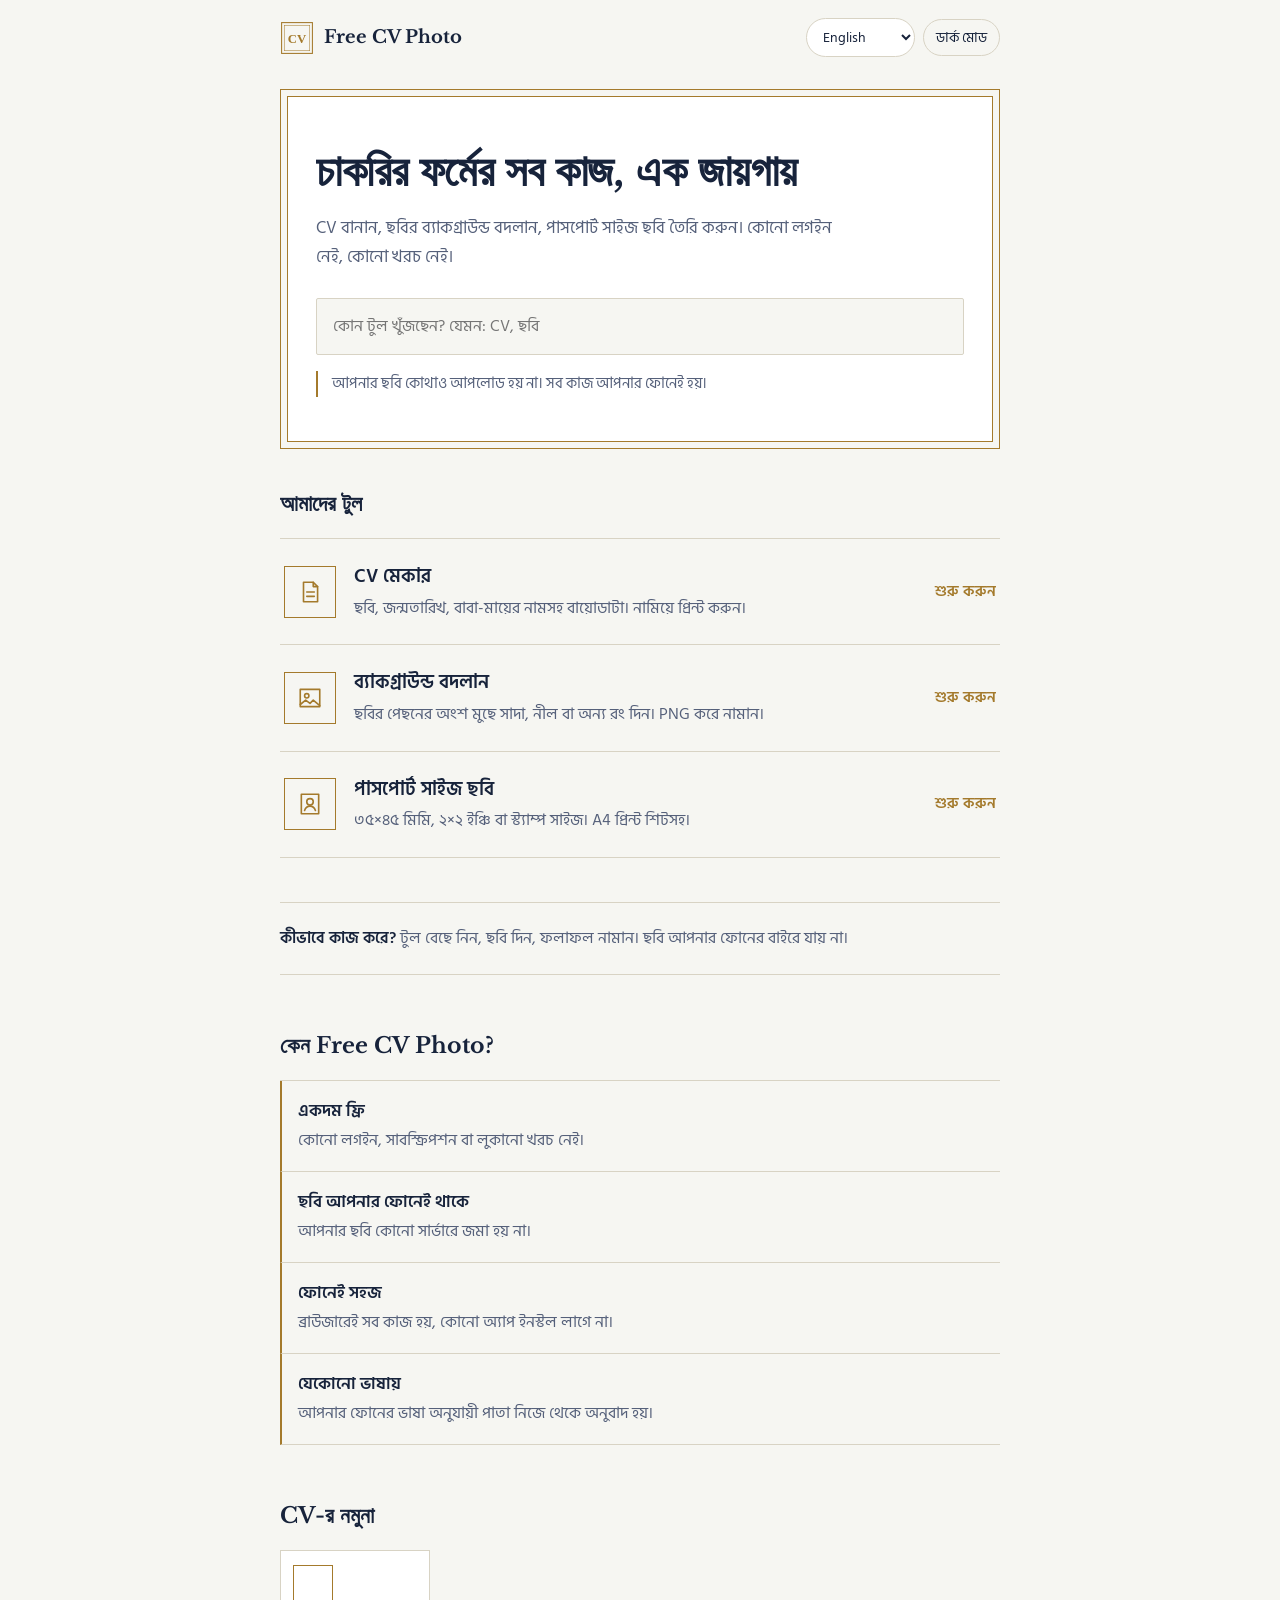
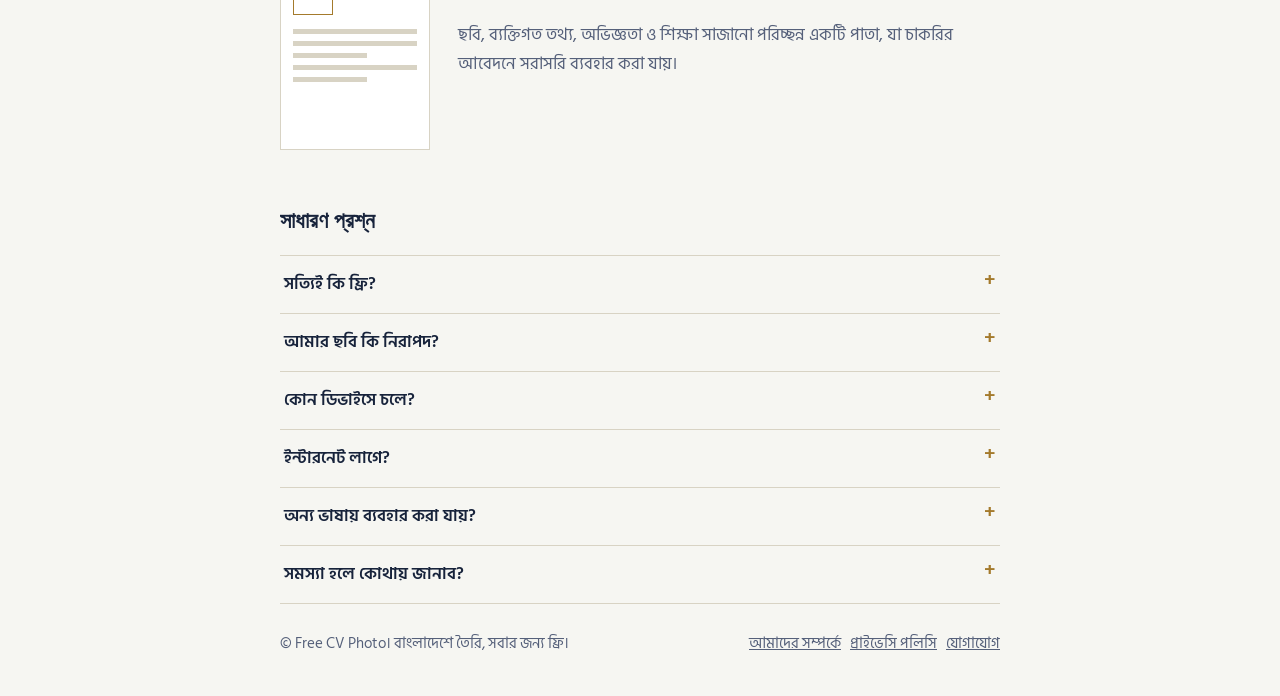
<file: index.html>
<!DOCTYPE html>
<html lang="bn">
<head>
<meta charset="utf-8">
<meta name="viewport" content="width=device-width, initial-scale=1">
<title>Free CV Photo – ফ্রি CV, ব্যাকগ্রাউন্ড রিমুভ ও পাসপোর্ট সাইজ ছবি</title>
<meta name="description" content="বিনামূল্যে CV বানান, ছবির ব্যাকগ্রাউন্ড বদলান এবং পাসপোর্ট সাইজ ছবি তৈরি করুন। আপনার ছবি কোথাও আপলোড হয় না।">
<meta name="theme-color" content="#17233B">
<link rel="icon" href="data:image/svg+xml,%3Csvg xmlns='http://www.w3.org/2000/svg' viewBox='0 0 64 64'%3E%3Crect width='64' height='64' fill='%2317233B'/%3E%3Crect x='4' y='4' width='56' height='56' fill='none' stroke='%23D4A84F' stroke-width='2'/%3E%3Ctext x='32' y='42' font-family='Georgia,serif' font-size='28' font-weight='700' text-anchor='middle' fill='%23D4A84F'%3ECV%3C/text%3E%3C/svg%3E">
<link rel="canonical" href="https://freecvphoto.github.io/">
<meta property="og:type" content="website">
<meta property="og:title" content="Free CV Photo – ফ্রি CV, ব্যাকগ্রাউন্ড রিমুভ ও পাসপোর্ট সাইজ ছবি">
<meta property="og:description" content="বিনামূল্যে CV বানান, ছবির ব্যাকগ্রাউন্ড বদলান এবং পাসপোর্ট সাইজ ছবি তৈরি করুন।">
<meta property="og:url" content="https://freecvphoto.github.io/">
<script type="application/ld+json">{"@context":"https://schema.org","@graph":[{"@type":"WebSite","name":"Free CV Photo","url":"https://freecvphoto.github.io/","inLanguage":"bn"},{"@type":"FAQPage","mainEntity":[{"@type":"Question","name":"সত্যিই কি ফ্রি?","acceptedAnswer":{"@type":"Answer","text":"হ্যাঁ। কোনো লগইন বা টাকা লাগে না।"}},{"@type":"Question","name":"আমার ছবি কি নিরাপদ?","acceptedAnswer":{"@type":"Answer","text":"ছবি আপনার ফোনের ব্রাউজারেই প্রক্রিয়া হয়, কোনো সার্ভারে সংরক্ষণ হয় না।"}},{"@type":"Question","name":"কোন ডিভাইসে চলে?","acceptedAnswer":{"@type":"Answer","text":"ফোন, ট্যাবলেট ও কম্পিউটারের যেকোনো আধুনিক ব্রাউজারে।"}}]}]}</script>
<link rel="preconnect" href="https://fonts.googleapis.com">
<link rel="preconnect" href="https://fonts.gstatic.com" crossorigin>
<link href="https://fonts.googleapis.com/css2?family=Hind+Siliguri:wght@400;500;600&family=Libre+Baskerville:wght@400;700&display=swap" rel="stylesheet">
<style>
:root{--bg:#F6F6F2;--surface:#FFFFFF;--ink:#17233B;--muted:#55607A;--gold:#A47A2C;--line:#D8D3C4}
:root[data-theme="dark"]{--bg:#0F1626;--surface:#16203A;--ink:#EDE9DF;--muted:#A9B2C7;--gold:#D4A84F;--line:#2D3A5C}
@media (prefers-color-scheme:dark){:root:not([data-theme="light"]){--bg:#0F1626;--surface:#16203A;--ink:#EDE9DF;--muted:#A9B2C7;--gold:#D4A84F;--line:#2D3A5C}}
*{box-sizing:border-box}
html{scroll-behavior:smooth}
body{margin:0;background:var(--bg);color:var(--ink);font-family:"Hind Siliguri",system-ui,sans-serif;font-size:17px;line-height:1.7}
.wrap{max-width:760px;margin:0 auto;padding:0 20px}
header{display:flex;justify-content:space-between;align-items:center;gap:10px;padding:18px 0}
.brand{font-family:"Libre Baskerville",Georgia,serif;font-weight:700;font-size:18px;color:var(--ink);text-decoration:none}
.ctl{display:flex;gap:8px;align-items:center}
.theme{background:var(--bg);border:1px solid var(--line);color:var(--ink);font:inherit;font-size:14px;padding:6px 12px;border-radius:999px;cursor:pointer}
.theme:hover{border-color:var(--gold)}
.hero{margin:14px 0 36px;padding:6px;border:1px solid var(--gold)}
.hero-in{border:1px solid var(--gold);padding:44px 28px;background:var(--surface)}
h1{font-family:"Libre Baskerville",Georgia,serif;font-weight:700;font-size:clamp(28px,6.5vw,44px);line-height:1.35;margin:0 0 14px;letter-spacing:-.01em}
.sub{color:var(--muted);margin:0 0 26px;max-width:520px}
.search{width:100%;font:inherit;font-size:16px;padding:14px 16px;border:1px solid var(--line);background:var(--bg);color:var(--ink);border-radius:2px}
.search:focus,.theme:focus-visible{outline:2px solid var(--gold);outline-offset:1px}
.trust{margin:16px 0 0;font-size:15px;color:var(--muted);padding-left:14px;border-left:2px solid var(--gold)}
h2{font-family:"Libre Baskerville",Georgia,serif;font-size:22px;margin:0 0 6px}
.tools{list-style:none;margin:16px 0 0;padding:0;border-top:1px solid var(--line)}
.tool{border-bottom:1px solid var(--line)}
.tool a{display:flex;gap:18px;align-items:center;padding:22px 4px;color:inherit;text-decoration:none}
.tool a:hover .name,.tool a:focus-visible .name{color:var(--gold)}
.tool a:focus-visible{outline:2px solid var(--gold);outline-offset:2px}
.ico{flex:none;width:52px;height:52px;border:1px solid var(--gold);display:grid;place-items:center;color:var(--gold)}
.ico svg{width:26px;height:26px}
.name{font-weight:600;font-size:19px;transition:color .15s}
.desc{color:var(--muted);font-size:15.5px;line-height:1.55}
.go{margin-left:auto;flex:none;font-size:15px;color:var(--gold);font-weight:600;white-space:nowrap}
.empty{display:none;padding:22px 4px;color:var(--muted);border-bottom:1px solid var(--line)}
.how{margin:44px 0 0;padding:22px 0;border-top:1px solid var(--line);border-bottom:1px solid var(--line);color:var(--muted);font-size:16px}
.how b{color:var(--ink);font-weight:600}
footer{padding:28px 0 40px;font-size:14.5px;color:var(--muted);display:flex;flex-wrap:wrap;gap:8px 22px;justify-content:space-between}
footer a{color:var(--muted)}
footer a:hover{color:var(--gold)}
.brand{display:flex;align-items:center;gap:10px}
.logo{width:34px;height:34px;flex:none;color:var(--gold)}
.skip{position:absolute;left:-999px}.skip:focus{left:12px;top:8px;background:var(--surface);color:var(--ink);padding:6px 10px;z-index:99}
.sec{margin:52px 0 0}
.why{list-style:none;margin:16px 0 0;padding:0;border-top:1px solid var(--line)}
.why li{padding:16px 0 16px 16px;border-bottom:1px solid var(--line);border-left:2px solid var(--gold)}
.why b{display:block;font-weight:600}
.why span{color:var(--muted);font-size:15.5px}
.sample{display:flex;gap:28px;align-items:center;margin-top:16px}
.sample p{margin:0;color:var(--muted)}
.cv{flex:none;width:150px;aspect-ratio:3/4;background:var(--surface);border:1px solid var(--line);padding:14px 12px}
.cvh{display:flex;gap:8px;margin-bottom:14px}
.ph{width:40px;height:50px;border:1px solid var(--gold);flex:none}
.cv i{display:block;height:5px;background:var(--line);margin:0 0 7px}
.cv .s{width:60%}
.cvh i{background:var(--gold);opacity:.6}
.faq{margin-top:16px;border-top:1px solid var(--line)}
details{border-bottom:1px solid var(--line);padding:14px 4px}
summary{cursor:pointer;font-weight:600;list-style:none;display:flex;justify-content:space-between;gap:12px}
summary::-webkit-details-marker{display:none}
summary::after{content:"+";color:var(--gold);font-size:20px;line-height:1}
details[open] summary::after{content:"\2013"}
summary:focus-visible{outline:2px solid var(--gold);outline-offset:2px}
details p{margin:10px 0 0;color:var(--muted);font-size:16px}
@media (max-width:520px){.go{display:none}.hero-in{padding:32px 20px}.sample{flex-direction:column;align-items:flex-start}}
@media (prefers-reduced-motion:reduce){*{transition:none!important;scroll-behavior:auto!important}}
</style>
</head>
<body>
<a class="skip" href="#main">মূল অংশে যান</a>
<div class="wrap">
  <header>
    <a class="brand notranslate" href="index.html"><svg class="logo" viewBox="0 0 64 64" aria-hidden="true"><rect x="3" y="3" width="58" height="58" fill="none" stroke="currentColor" stroke-width="2"/><rect x="8" y="8" width="48" height="48" fill="none" stroke="currentColor" stroke-width="1"/><text x="32" y="41" font-family="Georgia,serif" font-size="24" font-weight="700" text-anchor="middle" fill="currentColor">CV</text></svg>Free CV Photo</a>
    <div class="ctl">
      <span id="lang-slot"></span>
      <button class="theme" id="theme" type="button">ডার্ক মোড</button>
    </div>
  </header>

  <main id="main">
    <section class="hero">
      <div class="hero-in">
        <h1>চাকরির ফর্মের সব কাজ, এক জায়গায়</h1>
        <p class="sub">CV বানান, ছবির ব্যাকগ্রাউন্ড বদলান, পাসপোর্ট সাইজ ছবি তৈরি করুন। কোনো লগইন নেই, কোনো খরচ নেই।</p>
        <input class="search" id="q" type="search" placeholder="কোন টুল খুঁজছেন? যেমন: CV, ছবি" autocomplete="off">
        <p class="trust">আপনার ছবি কোথাও আপলোড হয় না। সব কাজ আপনার ফোনেই হয়।</p>
      </div>
    </section>

    <section aria-labelledby="t">
      <h2 id="t">আমাদের টুল</h2>
      <ul class="tools">
        <li class="tool" data-k="cv biodata resume সিভি বায়োডাটা জীবনবৃত্তান্ত">
          <a href="cv.html">
            <span class="ico"><svg viewBox="0 0 24 24" fill="none" stroke="currentColor" stroke-width="1.5" stroke-linecap="round" stroke-linejoin="round"><path d="M6 3h9l4 4v14H6z"/><path d="M15 3v4h4M9 12h7M9 16h7"/></svg></span>
            <span><span class="name">CV মেকার</span><br><span class="desc">ছবি, জন্মতারিখ, বাবা-মায়ের নামসহ বায়োডাটা। নামিয়ে প্রিন্ট করুন।</span></span>
            <span class="go">শুরু করুন</span>
          </a>
        </li>
        <li class="tool" data-k="background remove color rong ব্যাকগ্রাউন্ড রিমুভ ছবি রং">
          <a href="bg.html">
            <span class="ico"><svg viewBox="0 0 24 24" fill="none" stroke="currentColor" stroke-width="1.5" stroke-linecap="round" stroke-linejoin="round"><rect x="3" y="4" width="18" height="16"/><circle cx="9" cy="10" r="2"/><path d="M3 18l5-4 4 3 3-3 6 5"/></svg></span>
            <span><span class="name">ব্যাকগ্রাউন্ড বদলান</span><br><span class="desc">ছবির পেছনের অংশ মুছে সাদা, নীল বা অন্য রং দিন। PNG করে নামান।</span></span>
            <span class="go">শুরু করুন</span>
          </a>
        </li>
        <li class="tool" data-k="passport size photo stamp পাসপোর্ট সাইজ ছবি">
          <a href="passport.html">
            <span class="ico"><svg viewBox="0 0 24 24" fill="none" stroke="currentColor" stroke-width="1.5" stroke-linecap="round" stroke-linejoin="round"><rect x="4" y="3" width="16" height="18"/><circle cx="12" cy="10" r="3"/><path d="M7 18c1-3 3-4 5-4s4 1 5 4"/></svg></span>
            <span><span class="name">পাসপোর্ট সাইজ ছবি</span><br><span class="desc">৩৫×৪৫ মিমি, ২×২ ইঞ্চি বা স্ট্যাম্প সাইজ। A4 প্রিন্ট শিটসহ।</span></span>
            <span class="go">শুরু করুন</span>
          </a>
        </li>
        <li class="empty" id="empty">এই নামে কোনো টুল পাওয়া যায়নি। অন্য শব্দ দিয়ে খুঁজুন।</li>
      </ul>
    </section>

    <p class="how"><b>কীভাবে কাজ করে?</b> টুল বেছে নিন, ছবি দিন, ফলাফল নামান। ছবি আপনার ফোনের বাইরে যায় না।</p>

    <section class="sec" aria-labelledby="w">
      <h2 id="w">কেন Free CV Photo?</h2>
      <ul class="why">
        <li><b>একদম ফ্রি</b><span>কোনো লগইন, সাবস্ক্রিপশন বা লুকানো খরচ নেই।</span></li>
        <li><b>ছবি আপনার ফোনেই থাকে</b><span>আপনার ছবি কোনো সার্ভারে জমা হয় না।</span></li>
        <li><b>ফোনেই সহজ</b><span>ব্রাউজারেই সব কাজ হয়, কোনো অ্যাপ ইনস্টল লাগে না।</span></li>
        <li><b>যেকোনো ভাষায়</b><span>আপনার ফোনের ভাষা অনুযায়ী পাতা নিজে থেকে অনুবাদ হয়।</span></li>
      </ul>
    </section>

    <section class="sec" aria-labelledby="s">
      <h2 id="s">CV-র নমুনা</h2>
      <div class="sample">
        <div class="cv" aria-hidden="true"><div class="cvh"><span class="ph"></span><span><i></i><i class="s"></i></span></div><i></i><i></i><i class="s"></i><i></i><i class="s"></i></div>
        <p>ছবি, ব্যক্তিগত তথ্য, অভিজ্ঞতা ও শিক্ষা সাজানো পরিচ্ছন্ন একটি পাতা, যা চাকরির আবেদনে সরাসরি ব্যবহার করা যায়।</p>
      </div>
    </section>

    <section class="sec" aria-labelledby="f">
      <h2 id="f">সাধারণ প্রশ্ন</h2>
      <div class="faq">
        <details><summary>সত্যিই কি ফ্রি?</summary><p>হ্যাঁ। কোনো লগইন বা টাকা লাগে না।</p></details>
        <details><summary>আমার ছবি কি নিরাপদ?</summary><p>ছবি আপনার ফোনের ব্রাউজারেই প্রক্রিয়া হয়, কোনো সার্ভারে সংরক্ষণ হয় না।</p></details>
        <details><summary>কোন ডিভাইসে চলে?</summary><p>ফোন, ট্যাবলেট ও কম্পিউটারের যেকোনো আধুনিক ব্রাউজারে।</p></details>
        <details><summary>ইন্টারনেট লাগে?</summary><p>সাইট খুলতে লাগে। ব্যাকগ্রাউন্ড ও পাসপোর্ট টুল প্রথমবার খুললে AI মডেল নামাতে এক-দুই মিনিট লাগতে পারে।</p></details>
        <details><summary>অন্য ভাষায় ব্যবহার করা যায়?</summary><p>হ্যাঁ। ওপরের ভাষা বক্স থেকে বদলাতে পারেন। অনুবাদ স্বয়ংক্রিয়, তাই কিছু শব্দ নিখুঁত নাও হতে পারে।</p></details>
        <details><summary>সমস্যা হলে কোথায় জানাব?</summary><p>যোগাযোগ পাতার ফর্মে আপনার সমস্যা লিখে জানান।</p></details>
      </div>
    </section>
  </main>

  <footer>
    <span>© Free CV Photo। বাংলাদেশে তৈরি, সবার জন্য ফ্রি।</span>
    <span><a href="about.html">আমাদের সম্পর্কে</a> &nbsp; <a href="privacy.html">প্রাইভেসি পলিসি</a> &nbsp; <a href="contact.html">যোগাযোগ</a></span>
  </footer>
</div>

<script>
(function(){
  var root=document.documentElement,btn=document.getElementById('theme');
  function dark(){var t=root.getAttribute('data-theme');return t?t==='dark':window.matchMedia('(prefers-color-scheme:dark)').matches}
  function label(){btn.textContent=dark()?'লাইট মোড':'ডার্ক মোড'}
  try{var s=localStorage.getItem('theme');if(s)root.setAttribute('data-theme',s)}catch(e){}
  label();
  btn.addEventListener('click',function(){
    var n=dark()?'light':'dark';root.setAttribute('data-theme',n);
    try{localStorage.setItem('theme',n)}catch(e){}label();
  });
  var q=document.getElementById('q'),items=document.querySelectorAll('.tool'),empty=document.getElementById('empty');
  q.addEventListener('input',function(){
    var v=q.value.trim().toLowerCase(),shown=0;
    items.forEach(function(li){
      var hit=!v||li.getAttribute('data-k').toLowerCase().indexOf(v)>-1;
      li.style.display=hit?'':'none';if(hit)shown++;
    });
    empty.style.display=shown?'none':'block';
  });
})();
</script>
<script src="lang.js"></script>
</body>
</html>
</file>
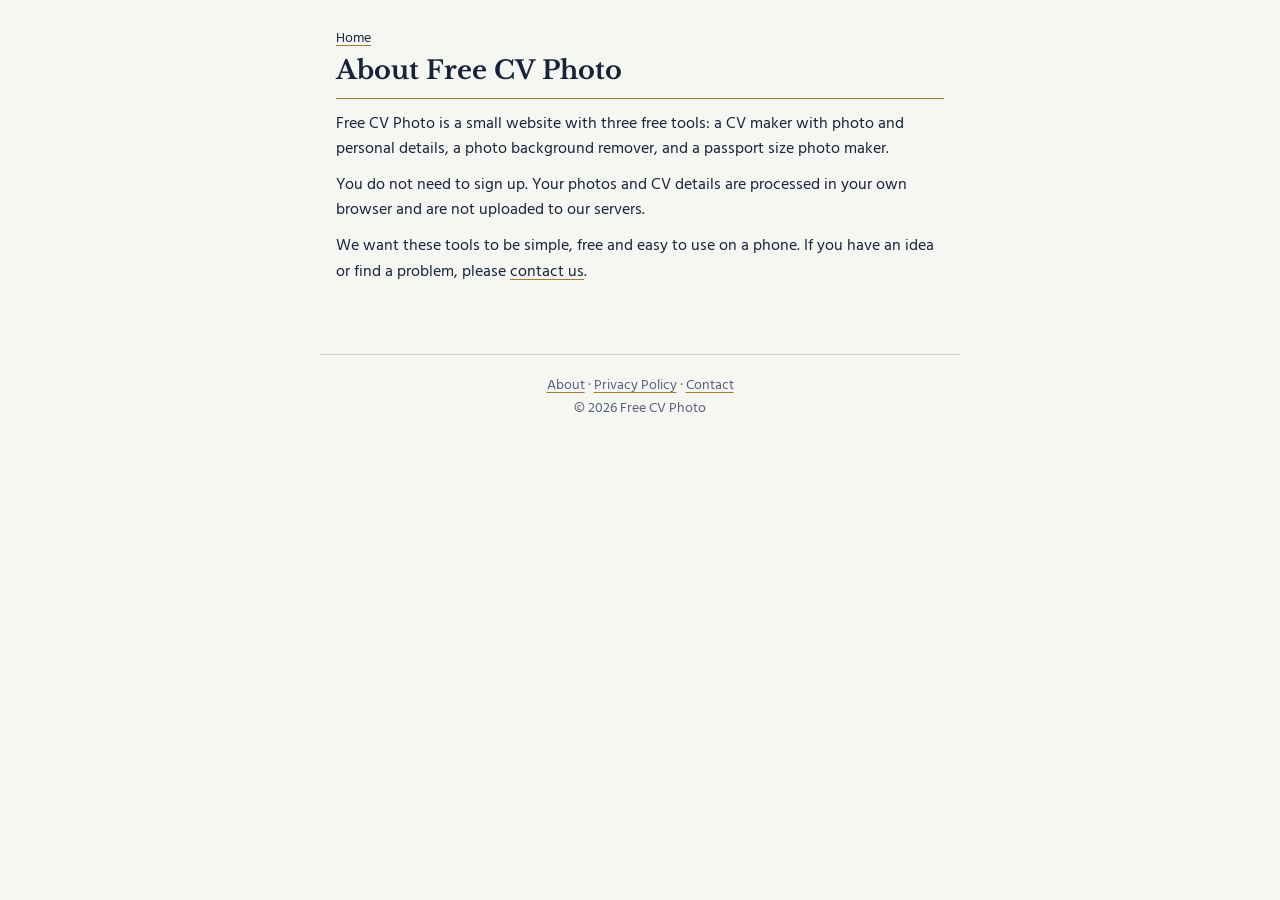
<file: about.html>
<!DOCTYPE html>
<html lang="en">
<head>
<meta charset="utf-8">
<meta name="viewport" content="width=device-width, initial-scale=1">
<title>About - Free CV Photo</title>
<meta name="description" content="About Free CV Photo: free CV maker, photo background remover and passport size photo maker.">
<link rel="stylesheet" href="style.css">
</head>
<body>
<main>
  <p class="hint"><a href="index.html">Home</a></p>
  <h1>About Free CV Photo</h1>
  <p>Free CV Photo is a small website with three free tools: a CV maker with photo and personal details, a photo background remover, and a passport size photo maker.</p>
  <p>You do not need to sign up. Your photos and CV details are processed in your own browser and are not uploaded to our servers.</p>
  <p>We want these tools to be simple, free and easy to use on a phone. If you have an idea or find a problem, please <a href="contact.html">contact us</a>.</p>
</main>
<footer><a href="about.html">About</a> · <a href="privacy.html">Privacy Policy</a> · <a href="contact.html">Contact</a><br>© 2026 Free CV Photo</footer>
</body>
</html>
</file>
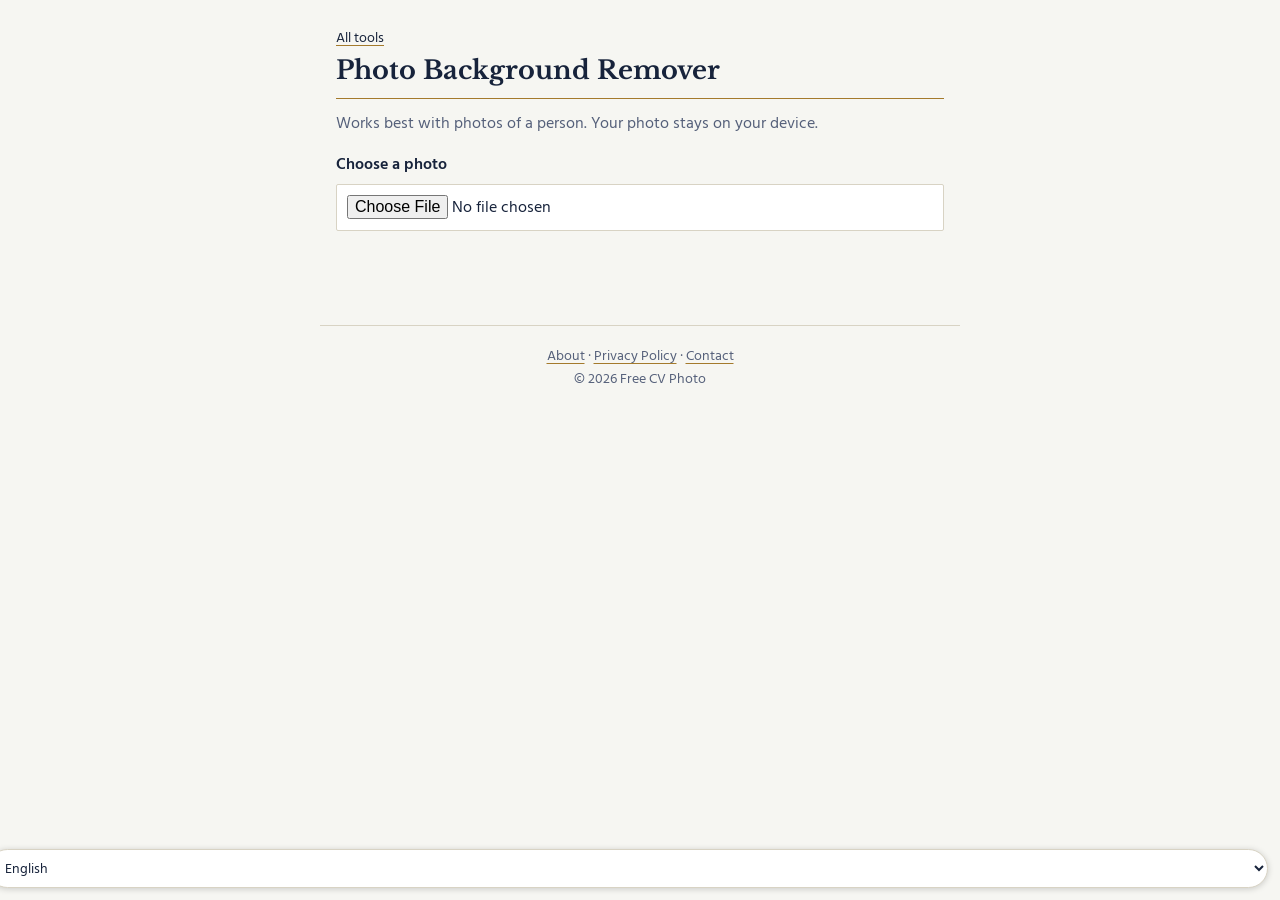
<file: bg.html>
<!DOCTYPE html>
<html lang="en">
<head>
<meta charset="utf-8">
<meta name="viewport" content="width=device-width, initial-scale=1">
<title>Free Photo Background Remover</title>
<meta name="description" content="Remove the background from a photo for free and add a new color. Your photo stays on your device.">
<link rel="stylesheet" href="style.css">
<link rel="canonical" href="https://freecvphoto.github.io/bg.html">
</head>
<body>
<main>
  <p class="hint"><a href="index.html">All tools</a></p>
  <h1>Photo Background Remover</h1>
  <p class="sub">Works best with photos of a person. Your photo stays on your device.</p>
  <label for="f">Choose a photo</label>
  <input id="f" type="file" accept="image/*">
  <p id="msg" role="status"></p>
  <div id="ctl" hidden>
    <label>Background</label>
    <div class="sw" id="sw"></div>
    <div class="prev"><canvas id="cv"></canvas></div>
    <div id="edit"></div>
    <button class="main" id="dl" type="button">Download PNG</button>
  </div>
</main>
<footer class="noprint"><a href="about.html">About</a> · <a href="privacy.html">Privacy Policy</a> · <a href="contact.html">Contact</a><br>© 2026 Free CV Photo</footer>
<script src="seg.js"></script>
<script src="feedback.js"></script>
<script src="editor.js"></script>
<script>
const $=s=>document.querySelector(s),cv=$('#cv'),msg=$('#msg');
let person=null,color=null;
function draw(){
  if(!person)return;
  const o=withBg(person,color);cv.width=o.width;cv.height=o.height;
  cv.getContext('2d').drawImage(o,0,0);cv.className=color?'':'chk';
}
swatches($('#sw'),[['Transparent',null],['White','#ffffff'],['Blue','#4a90d9'],['Red','#c62828'],['Green','#2e7d32'],['Gray','#9aa5b1']],c=>{color=c;draw()});
const ed=setupEditor({panel:$('#edit'),canvas:cv,person:()=>person,orig:()=>cutout.orig,map:(x,y)=>({x:x,y:y,k:1}),redraw:draw});
$('#f').onchange=async e=>{
  const f=e.target.files[0];if(!f)return;
  $('#ctl').hidden=true;msg.textContent='Working... the first time can take a minute.';
  try{
    person=await cutout(await loadImage(f));ed.load();draw();
    $('#ctl').hidden=false;msg.textContent='Done. Pick a background color.';
  }catch(err){console.error(err);msg.textContent='Something went wrong. Check your internet and try a JPG or PNG photo.'}
};
$('#dl').onclick=()=>{save(cv,'photo.png','image/png');askFeedback()};
</script>
<script src="lang.js"></script>
</body>
</html>
</file>
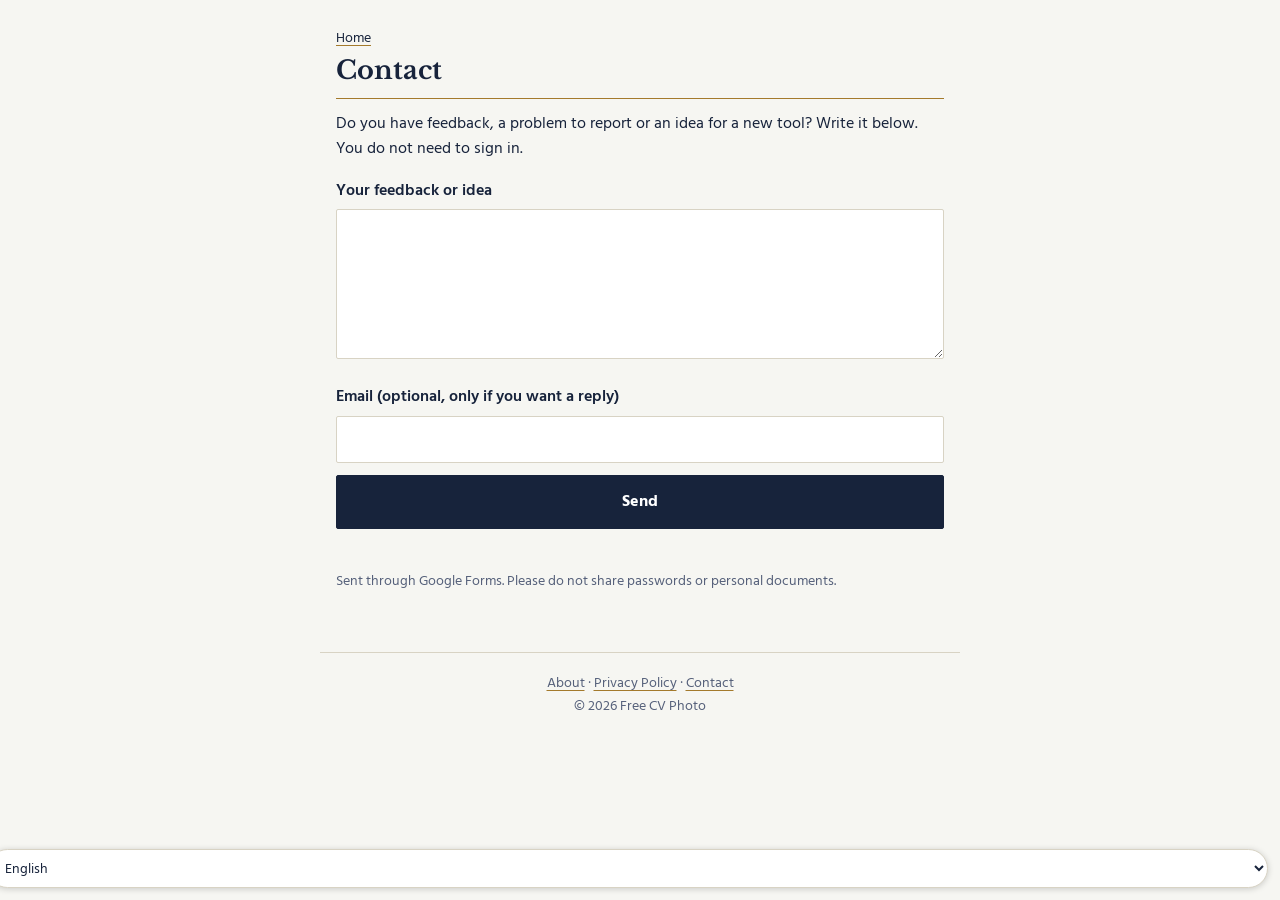
<file: contact.html>
<!DOCTYPE html>
<html lang="en">
<head>
<meta charset="utf-8">
<meta name="viewport" content="width=device-width, initial-scale=1">
<title>Contact - Free CV Photo</title>
<meta name="description" content="Contact Free CV Photo.">
<link rel="stylesheet" href="style.css">
<link rel="canonical" href="https://freecvphoto.github.io/contact.html">
</head>
<body>
<main>
  <p class="hint"><a href="index.html">Home</a></p>
  <h1>Contact</h1>
  <p>Do you have feedback, a problem to report or an idea for a new tool? Write it below. You do not need to sign in.</p>
  <label for="ct">Your feedback or idea</label>
  <textarea id="ct" rows="5"></textarea>
  <label for="ce">Email (optional, only if you want a reply)</label>
  <input id="ce" type="email" autocomplete="email">
  <button class="main" id="cs" type="button">Send</button>
  <p id="msg" role="status"></p>
  <p class="hint">Sent through Google Forms. Please do not share passwords or personal documents.</p>
</main>
<footer><a href="about.html">About</a> · <a href="privacy.html">Privacy Policy</a> · <a href="contact.html">Contact</a><br>© 2026 Free CV Photo</footer>
<script src="feedback.js"></script>
<script>
const $=id=>document.getElementById(id);
$("cs").onclick=()=>{
  const t=$("ct").value.trim(),m=$("msg"),b=$("cs");
  if(!t){m.textContent="Please write your feedback first.";return}
  b.disabled=true;
  sendFeedback(t,$("ce").value.trim())
    .then(()=>{m.textContent="Thank you! Your feedback was sent.";$("ct").value="";b.disabled=false})
    .catch(()=>{m.textContent="Sorry, could not send. Please try again later.";b.disabled=false});
};
</script>
<script src="lang.js"></script>
</body>
</html>
</file>
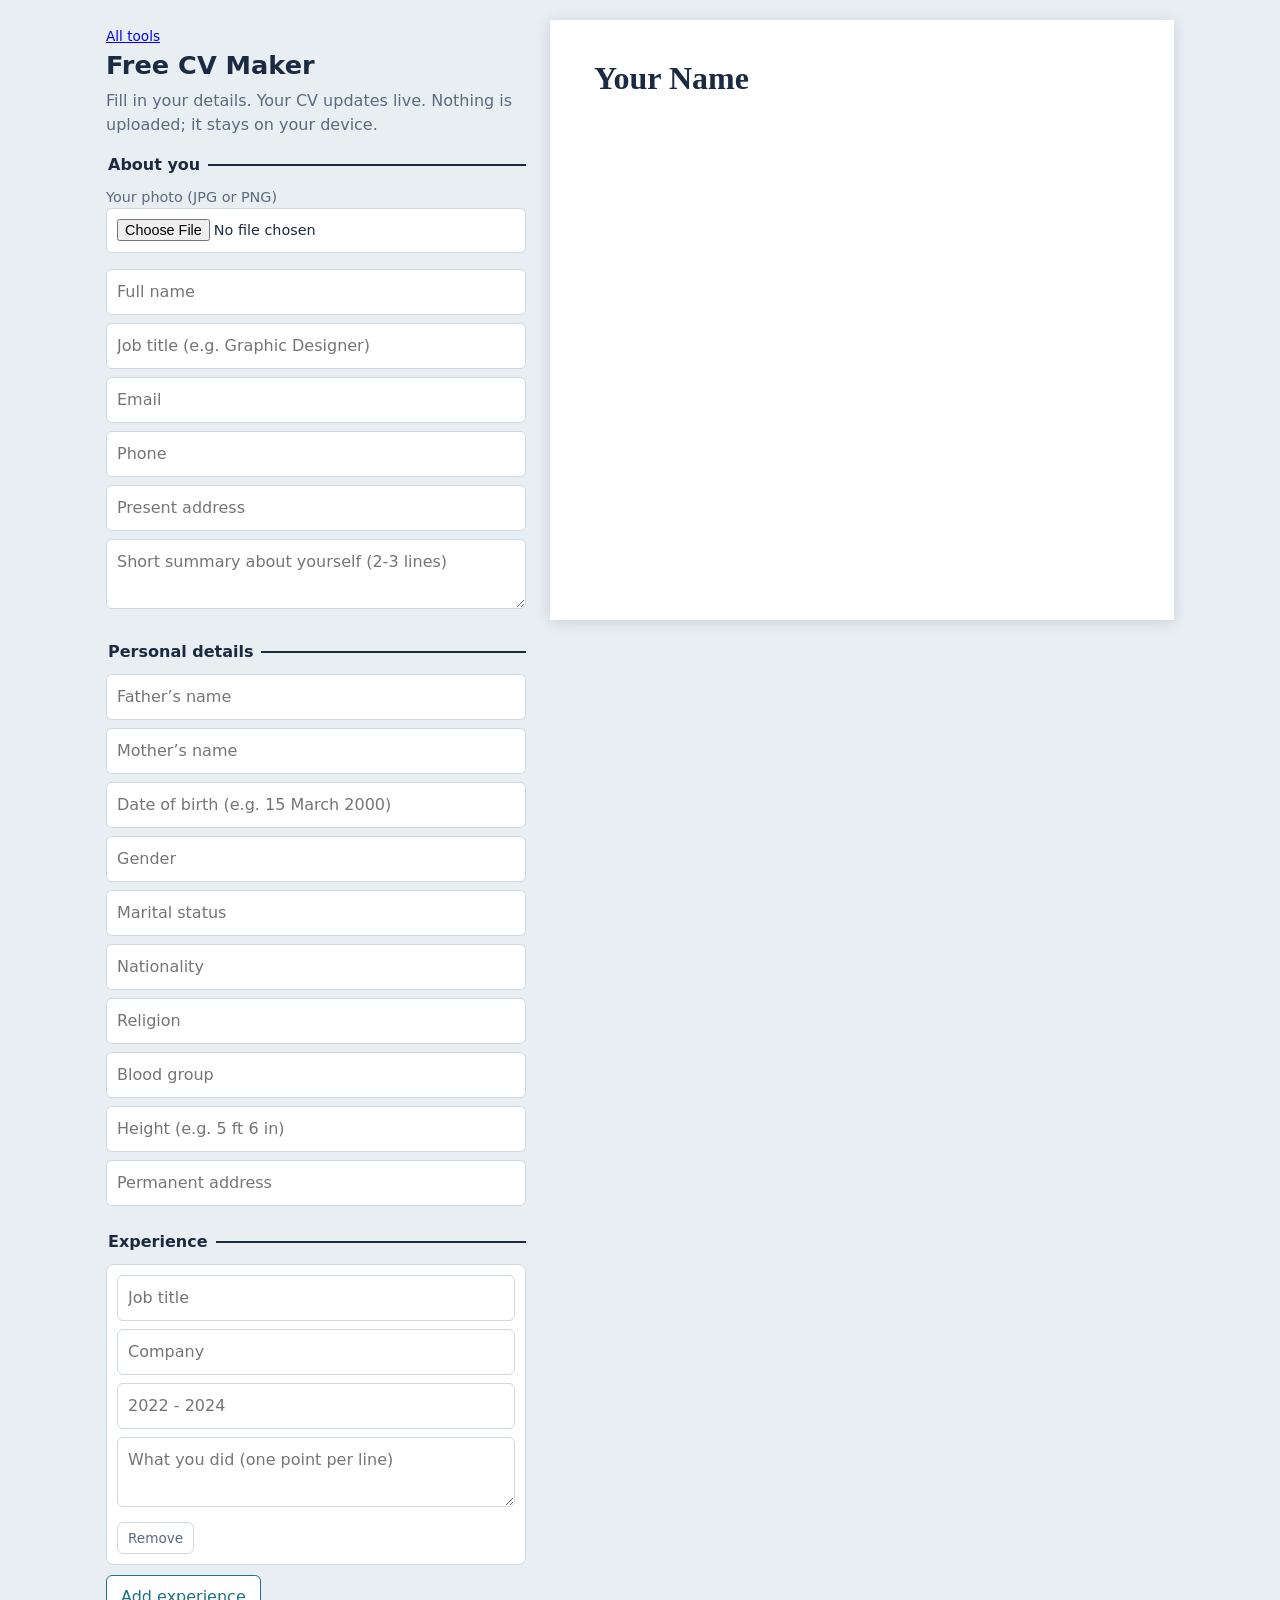
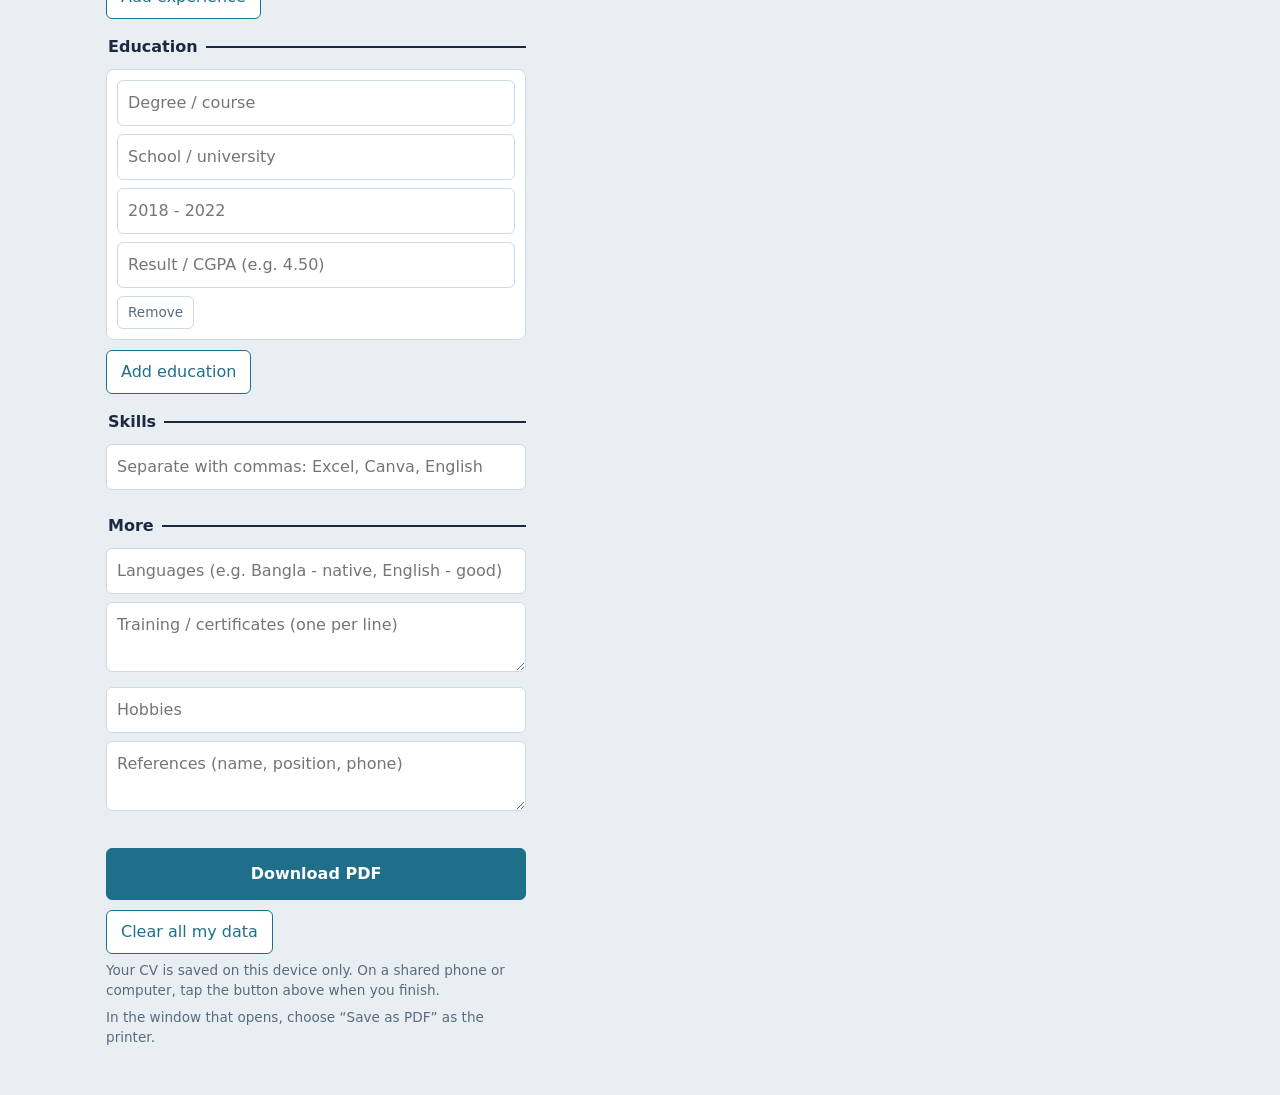
<file: cv (1).html>
<!DOCTYPE html>
<html lang="en">
<head>
<meta charset="utf-8">
<meta name="viewport" content="width=device-width, initial-scale=1">
<title>Free CV Maker</title>
<style>
:root{--bg:#e9eef3;--ink:#1b2a41;--mut:#5b6b7f;--ac:#1f6f8b;--line:#cfd9e3}
*{box-sizing:border-box}
body{margin:0;background:var(--bg);color:var(--ink);font:16px/1.5 system-ui,-apple-system,"Segoe UI",sans-serif}
.wrap{max-width:1100px;margin:0 auto;padding:20px 16px 48px;display:grid;gap:24px;grid-template-columns:1fr}
@media(min-width:900px){.wrap{grid-template-columns:420px 1fr;align-items:start}.form{position:sticky;top:16px}}
h1.t{font-size:1.6rem;margin:0 0 4px}
.sub{color:var(--mut);margin:0 0 16px}
fieldset{border:0;border-top:2px solid var(--ink);margin:0 0 16px;padding:10px 0 0}
legend{font-weight:700;padding-right:8px}
input,textarea{width:100%;font:inherit;padding:10px;margin:0 0 8px;border:1px solid var(--line);border-radius:6px;background:#fff;color:var(--ink)}
textarea{min-height:70px;resize:vertical}
input:focus,textarea:focus,button:focus-visible{outline:3px solid var(--ac);outline-offset:1px}
.grp{background:#fff;border:1px solid var(--line);border-radius:8px;padding:10px;margin-bottom:10px}
button{font:inherit;cursor:pointer;border-radius:6px;padding:9px 14px;border:1px solid var(--ac);background:#fff;color:var(--ac)}
button.main{background:var(--ac);color:#fff;font-weight:700;width:100%;padding:13px;margin-top:6px}
button.del{border-color:var(--line);color:var(--mut);padding:5px 10px;font-size:.85rem}
.hint{font-size:.85rem;color:var(--mut);margin:6px 0 0}
#cv{background:#fff;padding:40px 44px;min-height:600px;box-shadow:0 2px 14px rgba(27,42,65,.15);font-family:Georgia,"Times New Roman",serif;font-size:14px;line-height:1.5;overflow-wrap:anywhere}
#cv h1{font-size:2rem;margin:0;line-height:1.15}
#cv .role{margin:2px 0 0;font-size:1.1rem;color:var(--ac)}
#cv .contact{margin:6px 0 0;color:var(--mut);font-size:.9rem}
#cv h2{font-size:1rem;margin:20px 0 8px;padding-bottom:3px;border-bottom:1.5px solid var(--ac);color:var(--ac)}
#cv p{margin:0 0 4px;white-space:pre-line}
.row{display:flex;justify-content:space-between;gap:12px}
.item{margin-bottom:10px}
.sub2{font-style:italic;color:var(--mut)}
#cv .head{display:flex;justify-content:space-between;align-items:flex-start;gap:16px}
#cv img.ph{width:110px;height:138px;object-fit:cover;border:1px solid var(--line);flex:none}
#cv table{border-collapse:collapse;width:100%}
#cv td{padding:2px 0;vertical-align:top}
#cv td:first-child{width:150px;color:var(--mut)}
label.up{display:block;font-size:.9rem;color:var(--mut);margin-bottom:8px}
@page{size:A4;margin:12mm}
@media print{body{background:#fff}.wrap{display:block;padding:0}.noprint{display:none}#cv{box-shadow:none;padding:0;min-height:0}}
</style>
</head>
<body>
<div class="wrap">
  <div class="form noprint">
    <p class="hint"><a href="index.html">All tools</a></p>
    <h1 class="t">Free CV Maker</h1>
    <p class="sub">Fill in your details. Your CV updates live. Nothing is uploaded; it stays on your device.</p>
    <fieldset><legend>About you</legend>
      <label class="up">Your photo (JPG or PNG)<input type="file" accept="image/jpeg,image/png,image/webp,image/*" id="photo"></label>
      <p class="hint" id="pmsg"></p>
      <input data-k="name" placeholder="Full name" autocomplete="name">
      <input data-k="title" placeholder="Job title (e.g. Graphic Designer)">
      <input data-k="email" placeholder="Email" type="email" autocomplete="email">
      <input data-k="phone" placeholder="Phone" type="tel" autocomplete="tel">
      <input data-k="addr" placeholder="Present address">
      <textarea data-k="sum" placeholder="Short summary about yourself (2-3 lines)"></textarea>
    </fieldset>
    <fieldset><legend>Personal details</legend>
      <input data-k="father" placeholder="Father’s name">
      <input data-k="mother" placeholder="Mother’s name">
      <input data-k="dob" placeholder="Date of birth (e.g. 15 March 2000)">
      <input data-k="gender" placeholder="Gender">
      <input data-k="marital" placeholder="Marital status">
      <input data-k="nationality" placeholder="Nationality">
      <input data-k="religion" placeholder="Religion">
      <input data-k="blood" placeholder="Blood group">
      <input data-k="height" placeholder="Height (e.g. 5 ft 6 in)">
      <input data-k="paddr" placeholder="Permanent address">
    </fieldset>
    <fieldset><legend>Experience</legend><div id="exp"></div><button type="button" data-add="exp">Add experience</button></fieldset>
    <fieldset><legend>Education</legend><div id="edu"></div><button type="button" data-add="edu">Add education</button></fieldset>
    <fieldset><legend>Skills</legend>
      <input data-k="skills" placeholder="Separate with commas: Excel, Canva, English">
    </fieldset>
    <fieldset><legend>More</legend>
      <input data-k="lang" placeholder="Languages (e.g. Bangla - native, English - good)">
      <textarea data-k="train" placeholder="Training / certificates (one per line)"></textarea>
      <input data-k="hobby" placeholder="Hobbies">
      <textarea data-k="ref" placeholder="References (name, position, phone)"></textarea>
    </fieldset>
    <button class="main" type="button" id="pdf">Download PDF</button>
    <button type="button" id="clr" style="margin-top:10px">Clear all my data</button>
    <p class="hint">Your CV is saved on this device only. On a shared phone or computer, tap the button above when you finish.</p>
    <p class="hint">In the window that opens, choose “Save as PDF” as the printer.</p>
  </div>
  <div id="cv" aria-live="polite"></div>
</div>
<script>
const $=s=>document.querySelector(s);
const S={name:'',title:'',email:'',phone:'',addr:'',sum:'',skills:'',photo:'',exp:[{}],edu:[{}]};
const PD=[['father','Father’s name'],['mother','Mother’s name'],['dob','Date of birth'],['gender','Gender'],['marital','Marital status'],['nationality','Nationality'],['religion','Religion'],['blood','Blood group'],['height','Height'],['paddr','Permanent address']];
try{const sv=JSON.parse(localStorage.getItem('cv')||'null');if(sv)Object.assign(S,sv)}catch(e){}
const F={
  exp:[['role','Job title'],['company','Company'],['period','2022 - 2024'],['desc','What you did (one point per line)',1]],
  edu:[['degree','Degree / course'],['school','School / university'],['period','2018 - 2022'],['result','Result / CGPA (e.g. 4.50)']]
};
function el(t,c,x){const e=document.createElement(t);if(c)e.className=c;if(x)e.textContent=x;return e}
function group(key){
  const box=$('#'+key);box.innerHTML='';
  S[key].forEach((it,i)=>{
    const g=el('div','grp');
    F[key].forEach(([k,ph,ta])=>{
      const f=el(ta?'textarea':'input');f.placeholder=ph;f.value=it[k]||'';
      f.oninput=()=>{it[k]=f.value;render()};g.append(f);
    });
    const d=el('button','del','Remove');d.type='button';
    d.onclick=()=>{S[key].splice(i,1);group(key);render()};
    g.append(d);box.append(g);
  });
}
function item(a,b,per,desc){
  const d=el('div','item'),r=el('div','row');
  r.append(el('strong','',a||''),el('span','',per||''));d.append(r);
  if(b)d.append(el('p','sub2',b));
  if(desc)d.append(el('p','',desc));
  return d;
}
function render(){
  const p=$('#cv');p.innerHTML='';
  try{localStorage.setItem('cv',JSON.stringify(S))}catch(e){}
  function sec(t,k){if(!k.length)return;p.append(el('h2','',t));k.forEach(n=>p.append(n))}
  const h=el('div','head'),l=el('div');
  l.append(el('h1','',S.name||'Your Name'));
  if(S.title)l.append(el('p','role',S.title));
  const c=[S.email,S.phone,S.addr].filter(Boolean).join('  |  ');
  if(c)l.append(el('p','contact',c));
  h.append(l);
  if(S.photo){const im=el('img','ph');im.src=S.photo;im.alt='Your photo';h.append(im)}
  p.append(h);
  sec('Summary',S.sum?[el('p','',S.sum)]:[]);
  const rows=PD.filter(([k])=>S[k]);
  if(rows.length){const t=el('table');rows.forEach(([k,lb])=>{const r=el('tr');r.append(el('td','',lb),el('td','',S[k]));t.append(r)});sec('Personal details',[t])}
  sec('Experience',S.exp.filter(x=>x.role||x.company).map(x=>item(x.role,x.company,x.period,x.desc)));
  sec('Education',S.edu.filter(x=>x.degree||x.school).map(x=>item(x.degree,x.school,x.period,x.result?'Result: '+x.result:'')));
  const sk=S.skills.split(',').map(s=>s.trim()).filter(Boolean);
  sec('Skills',sk.length?[el('p','',sk.join(', '))]:[]);
  [['Languages','lang'],['Training','train'],['Hobbies','hobby'],['References','ref']].forEach(([t,k])=>sec(t,S[k]?[el('p','',S[k])]:[]));
}
document.querySelectorAll('[data-k]').forEach(f=>{f.value=S[f.dataset.k]||'';f.oninput=()=>{S[f.dataset.k]=f.value;render()}});
document.querySelectorAll('[data-add]').forEach(b=>b.onclick=()=>{S[b.dataset.add].push({});group(b.dataset.add)});
$('#pdf').onclick=()=>{document.title=(S.name||'CV')+' - CV';window.print()};
$('#photo').onchange=e=>{
  const f=e.target.files[0];if(!f)return;
  const r=new FileReader();
  r.onload=()=>{const i=new Image();
    i.onload=()=>{const w=300,h=375,c=document.createElement('canvas');c.width=w;c.height=h;
      const x=c.getContext('2d'),s=Math.max(w/i.width,h/i.height),dw=i.width*s,dh=i.height*s;
      x.drawImage(i,(w-dw)/2,(h-dh)/2,dw,dh);S.photo=c.toDataURL('image/jpeg',.9);render();
      $('#pmsg').textContent='Photo added.'};
    i.onerror=()=>{$('#pmsg').textContent='This photo format is not supported. Please use a JPG or PNG photo.'};
    i.src=r.result};
  r.onerror=()=>{$('#pmsg').textContent='Could not read the file. Try another photo.'};
  $('#pmsg').textContent='Loading photo...';
  r.readAsDataURL(f);
};
$('#clr').onclick=()=>{if(confirm('Delete everything you typed on this device?')){try{localStorage.removeItem('cv')}catch(e){}location.reload()}};
group('exp');group('edu');render();
</script>
</body>
</html>
</file>
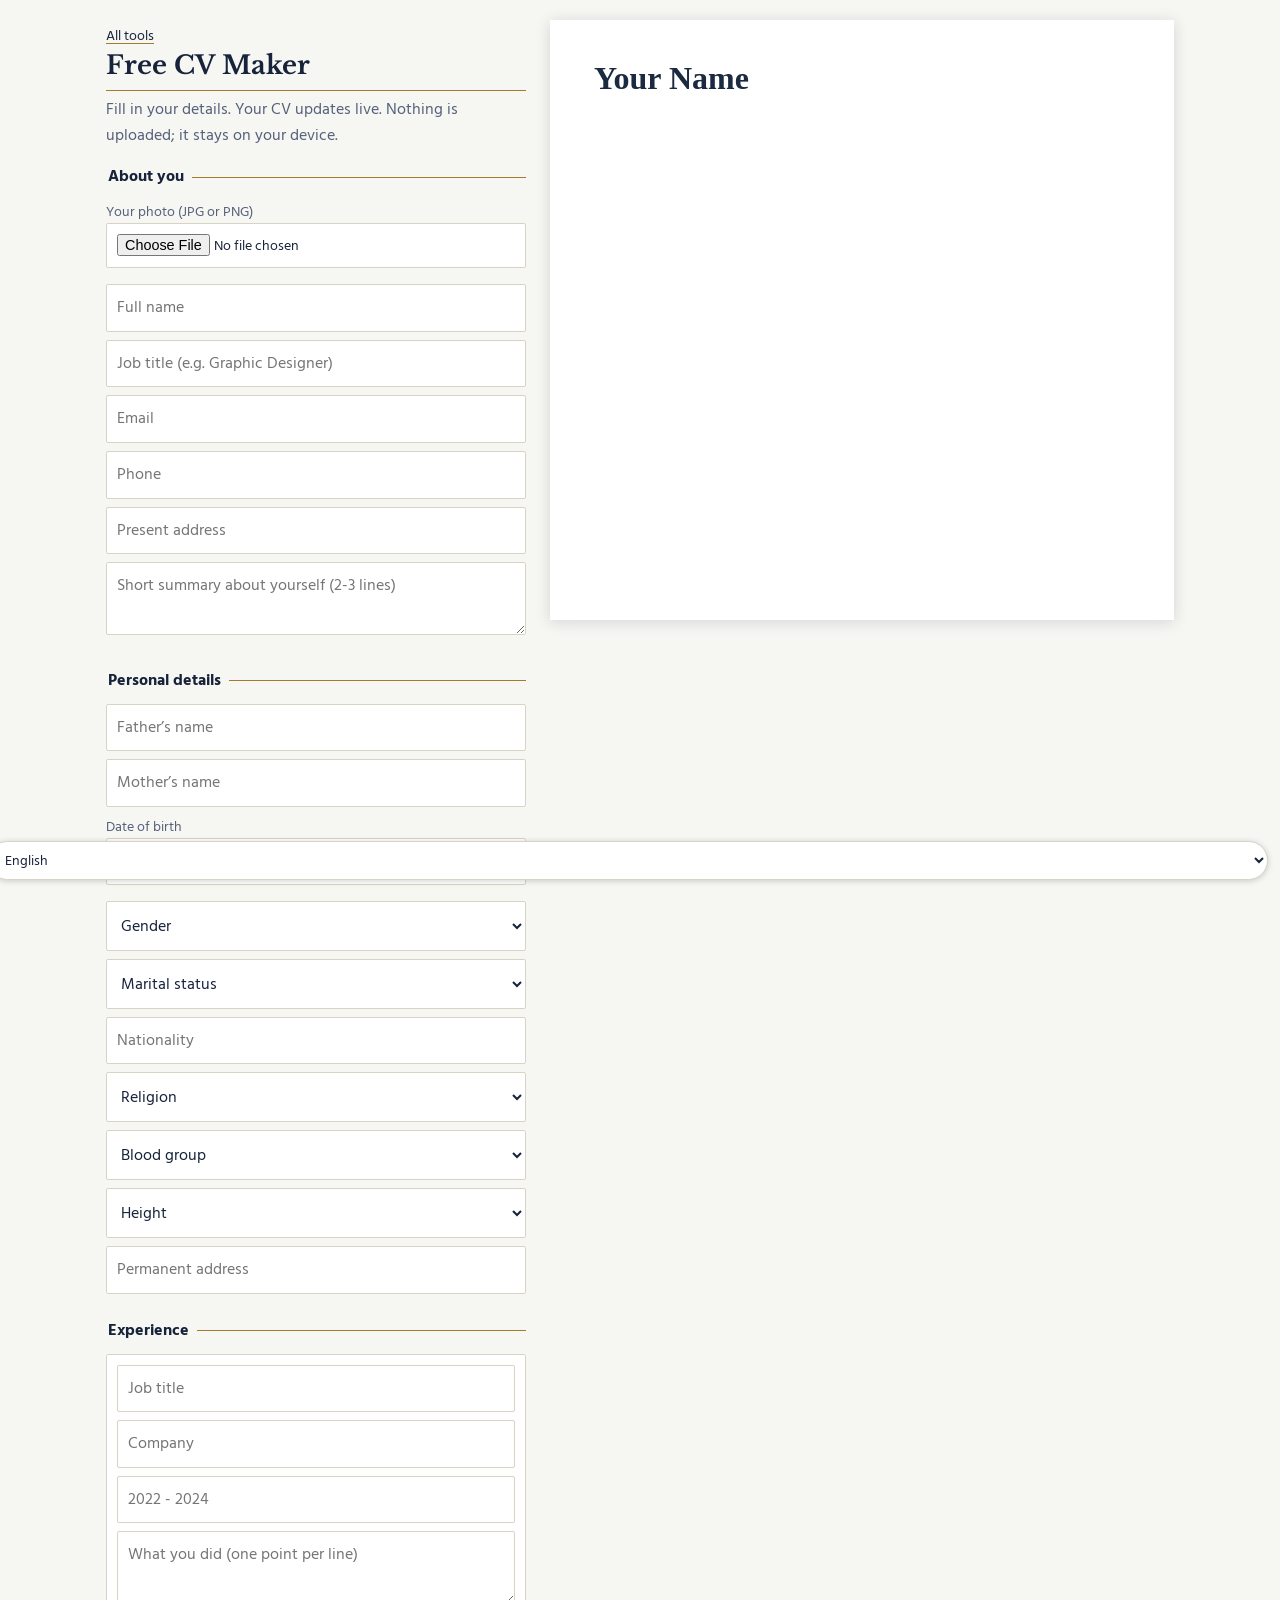
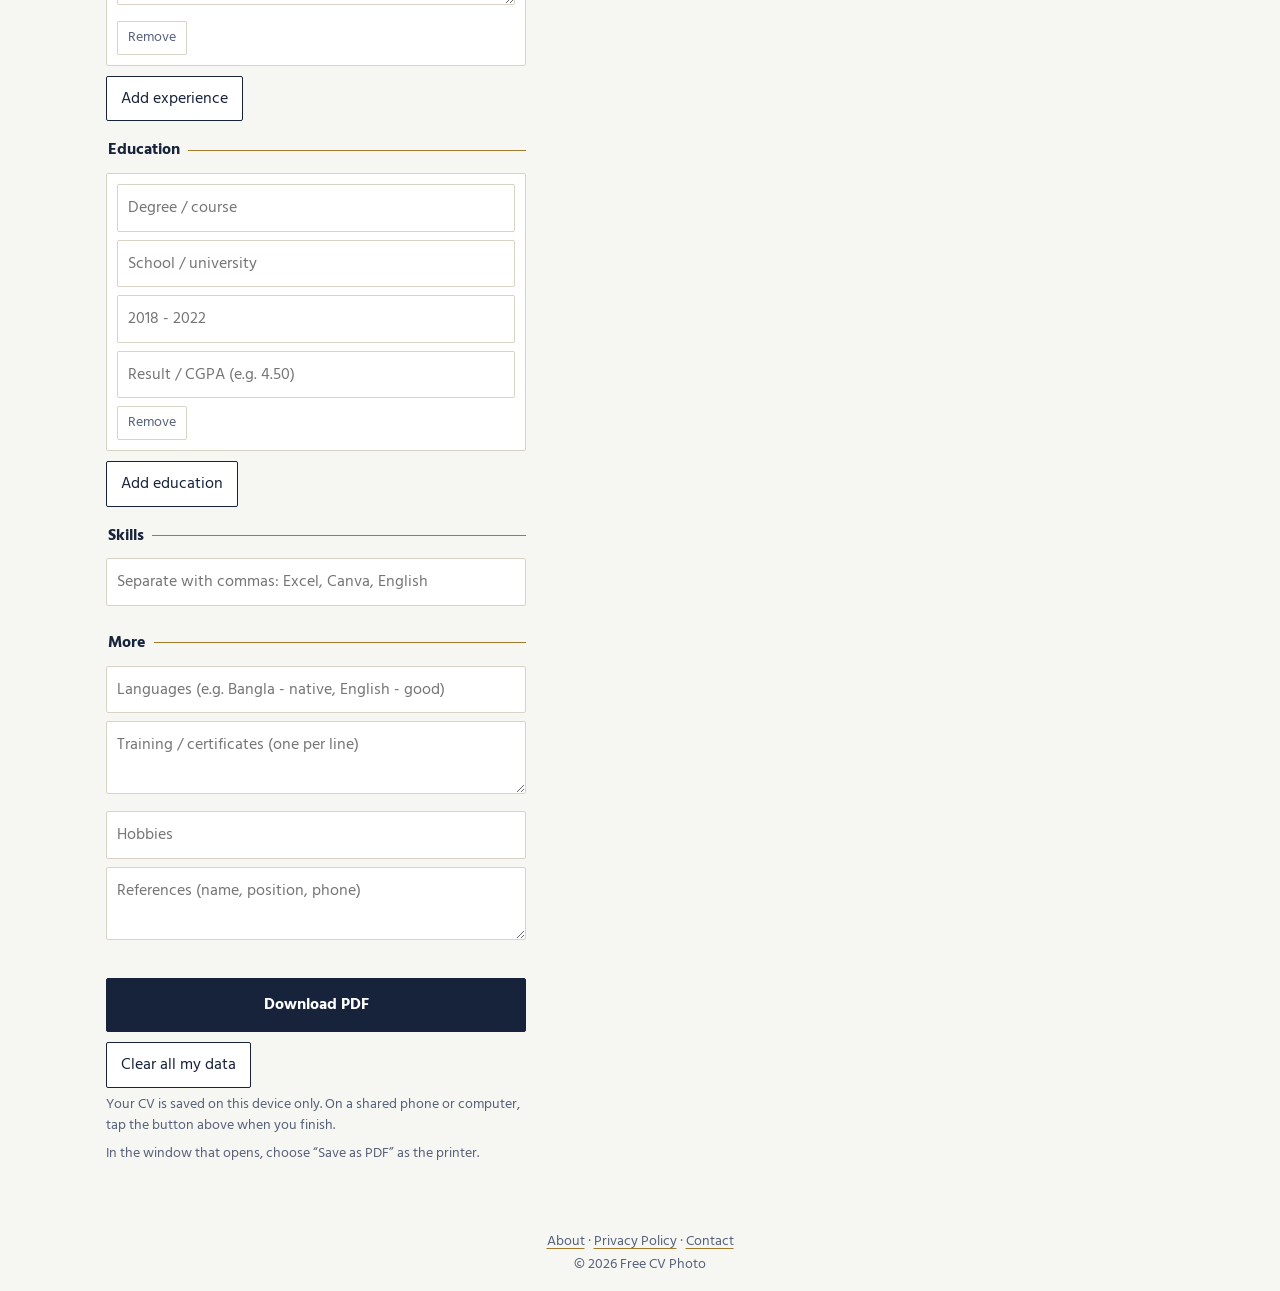
<file: cv.html>
<!DOCTYPE html>
<html lang="en">
<head>
<meta charset="utf-8">
<meta name="viewport" content="width=device-width, initial-scale=1">
<title>Free CV Maker</title>
<meta name="description" content="Make a CV online for free. Add your photo, personal details, experience and education, then save it as a PDF. Your details stay on your device.">
<style>
@import url("https://fonts.googleapis.com/css2?family=Hind+Siliguri:wght@400;500;600;700&family=Libre+Baskerville:wght@400;700&display=swap");
:root{--bg:#F6F6F2;--surface:#fff;--ink:#17233B;--mut:#55607A;--ac:#17233B;--gold:#A47A2C;--line:#D8D3C4;--on-ac:#fff}
:root[data-theme="dark"]{--bg:#0F1626;--surface:#16203A;--ink:#EDE9DF;--mut:#A9B2C7;--ac:#D4A84F;--gold:#D4A84F;--line:#2D3A5C;--on-ac:#0F1626}
@media (prefers-color-scheme:dark){:root:not([data-theme="light"]){--bg:#0F1626;--surface:#16203A;--ink:#EDE9DF;--mut:#A9B2C7;--ac:#D4A84F;--gold:#D4A84F;--line:#2D3A5C;--on-ac:#0F1626}}
a{color:var(--ink);text-decoration-color:var(--gold);text-underline-offset:3px}
a:hover{color:var(--gold)}
*{box-sizing:border-box}
body{margin:0;background:var(--bg);color:var(--ink);font:16px/1.6 "Hind Siliguri",system-ui,-apple-system,"Segoe UI",sans-serif}
.wrap{max-width:1100px;margin:0 auto;padding:20px 16px 48px;display:grid;gap:24px;grid-template-columns:1fr}
@media(min-width:900px){.wrap{grid-template-columns:420px 1fr;align-items:start}.form{position:sticky;top:16px}}
h1.t{font-family:"Libre Baskerville",Georgia,serif;font-size:1.6rem;line-height:1.35;margin:0 0 6px;padding-bottom:8px;border-bottom:1px solid var(--gold)}
.sub{color:var(--mut);margin:0 0 16px}
fieldset{border:0;border-top:1px solid var(--gold);margin:0 0 16px;padding:10px 0 0}
legend{font-weight:700;padding-right:8px}
input,textarea,select{width:100%;font:inherit;padding:10px;margin:0 0 8px;border:1px solid var(--line);border-radius:2px;background:var(--surface);color:var(--ink)}
textarea{min-height:70px;resize:vertical}
input:focus,textarea:focus,select:focus,button:focus-visible{outline:3px solid var(--gold);outline-offset:1px}
.grp{background:var(--surface);border:1px solid var(--line);border-radius:2px;padding:10px;margin-bottom:10px}
button{font:inherit;cursor:pointer;border-radius:2px;padding:9px 14px;border:1px solid var(--ac);background:var(--surface);color:var(--ac)}
button.main{background:var(--ac);color:var(--on-ac);font-weight:700;width:100%;padding:13px;margin-top:6px}
button.del{border-color:var(--line);color:var(--mut);padding:5px 10px;font-size:.85rem}
.hint{font-size:.85rem;color:var(--mut);margin:6px 0 0}
#cv{--ac:#1f6f8b;--mut:#5b6b7f;--line:#cfd9e3;--ink:#1b2a41;color:#1b2a41;background:#fff;padding:40px 44px;min-height:600px;box-shadow:0 2px 14px rgba(27,42,65,.15);font-family:Georgia,"Times New Roman",serif;font-size:14px;line-height:1.5;overflow-wrap:anywhere}
#cv h1{font-size:2rem;margin:0;line-height:1.15}
#cv .role{margin:2px 0 0;font-size:1.1rem;color:var(--ac)}
#cv .contact{margin:6px 0 0;color:var(--mut);font-size:.9rem}
#cv h2{font-size:1rem;margin:20px 0 8px;padding-bottom:3px;border-bottom:1.5px solid var(--ac);color:var(--ac)}
#cv p{margin:0 0 4px;white-space:pre-line}
.row{display:flex;justify-content:space-between;gap:12px}
.item{margin-bottom:10px}
.sub2{font-style:italic;color:var(--mut)}
#cv .head{display:flex;justify-content:space-between;align-items:flex-start;gap:16px}
#cv img.ph{width:110px;height:138px;object-fit:cover;border:1px solid var(--line);flex:none}
#cv table{border-collapse:collapse;width:100%}
#cv td{padding:2px 0;vertical-align:top}
#cv td:first-child{width:150px;color:var(--mut)}
label.up{display:block;font-size:.9rem;color:var(--mut);margin-bottom:8px}
@page{size:A4;margin:12mm}
@media print{body{background:#fff}.wrap{display:block;padding:0}.noprint{display:none}#cv{box-shadow:none;padding:0;min-height:0}}
footer{max-width:720px;margin:0 auto;padding:16px;text-align:center;color:var(--mut);font-size:.9rem}
footer a{color:var(--mut)}
</style>
<link rel="canonical" href="https://freecvphoto.github.io/cv.html">
</head>
<body>
<div class="wrap">
  <div class="form noprint">
    <p class="hint"><a href="index.html">All tools</a></p>
    <h1 class="t">Free CV Maker</h1>
    <p class="sub">Fill in your details. Your CV updates live. Nothing is uploaded; it stays on your device.</p>
    <fieldset><legend>About you</legend>
      <label class="up">Your photo (JPG or PNG)<input type="file" accept="image/jpeg,image/png,image/webp,image/*" id="photo"></label>
      <p class="hint" id="pmsg"></p>
      <input data-k="name" placeholder="Full name" autocomplete="name">
      <input data-k="title" placeholder="Job title (e.g. Graphic Designer)">
      <input data-k="email" placeholder="Email" type="email" autocomplete="email">
      <input data-k="phone" placeholder="Phone" type="tel" autocomplete="tel">
      <input data-k="addr" placeholder="Present address">
      <textarea data-k="sum" placeholder="Short summary about yourself (2-3 lines)"></textarea>
    </fieldset>
    <fieldset><legend>Personal details</legend>
      <input data-k="father" placeholder="Father’s name">
      <input data-k="mother" placeholder="Mother’s name">
      <label class="up">Date of birth<input type="date" data-k="dob" max="2100-12-31"></label>
      <select data-k="gender"><option value="">Gender</option><option>Male</option><option>Female</option><option>Other</option></select>
      <select data-k="marital"><option value="">Marital status</option><option>Single</option><option>Married</option><option>Divorced</option><option>Widowed</option></select>
      <input data-k="nationality" placeholder="Nationality" list="nat"><datalist id="nat"><option value="Bangladeshi"><option value="Indian"><option value="Pakistani"><option value="Nepali"><option value="Sri Lankan"></datalist>
      <select data-k="religion"><option value="">Religion</option><option>Islam</option><option>Hinduism</option><option>Buddhism</option><option>Christianity</option><option>Other</option></select>
      <select data-k="blood"><option value="">Blood group</option><option>A+</option><option>A-</option><option>B+</option><option>B-</option><option>AB+</option><option>AB-</option><option>O+</option><option>O-</option></select>
      <select data-k="height"><option value="">Height</option><option>4 ft 0 in</option><option>4 ft 1 in</option><option>4 ft 2 in</option><option>4 ft 3 in</option><option>4 ft 4 in</option><option>4 ft 5 in</option><option>4 ft 6 in</option><option>4 ft 7 in</option><option>4 ft 8 in</option><option>4 ft 9 in</option><option>4 ft 10 in</option><option>4 ft 11 in</option><option>5 ft 0 in</option><option>5 ft 1 in</option><option>5 ft 2 in</option><option>5 ft 3 in</option><option>5 ft 4 in</option><option>5 ft 5 in</option><option>5 ft 6 in</option><option>5 ft 7 in</option><option>5 ft 8 in</option><option>5 ft 9 in</option><option>5 ft 10 in</option><option>5 ft 11 in</option><option>6 ft 0 in</option><option>6 ft 1 in</option><option>6 ft 2 in</option><option>6 ft 3 in</option><option>6 ft 4 in</option><option>6 ft 5 in</option><option>6 ft 6 in</option><option>6 ft 7 in</option><option>6 ft 8 in</option><option>6 ft 9 in</option><option>6 ft 10 in</option><option>6 ft 11 in</option><option>7 ft 0 in</option></select>
      <input data-k="paddr" placeholder="Permanent address">
    </fieldset>
    <fieldset><legend>Experience</legend><div id="exp"></div><button type="button" data-add="exp">Add experience</button></fieldset>
    <fieldset><legend>Education</legend><div id="edu"></div><button type="button" data-add="edu">Add education</button></fieldset>
    <fieldset><legend>Skills</legend>
      <input data-k="skills" placeholder="Separate with commas: Excel, Canva, English">
    </fieldset>
    <fieldset><legend>More</legend>
      <input data-k="lang" placeholder="Languages (e.g. Bangla - native, English - good)">
      <textarea data-k="train" placeholder="Training / certificates (one per line)"></textarea>
      <input data-k="hobby" placeholder="Hobbies">
      <textarea data-k="ref" placeholder="References (name, position, phone)"></textarea>
    </fieldset>
    <button class="main" type="button" id="pdf">Download PDF</button>
    <button type="button" id="clr" style="margin-top:10px">Clear all my data</button>
    <p class="hint">Your CV is saved on this device only. On a shared phone or computer, tap the button above when you finish.</p>
    <p class="hint">In the window that opens, choose “Save as PDF” as the printer.</p>
  </div>
  <div id="cv" class="notranslate" translate="no" aria-live="polite"></div>
</div>
<footer class="noprint"><a href="about.html">About</a> · <a href="privacy.html">Privacy Policy</a> · <a href="contact.html">Contact</a><br>© 2026 Free CV Photo</footer>
<script src="feedback.js"></script>
<script>
const $=s=>document.querySelector(s);
const S={name:'',title:'',email:'',phone:'',addr:'',sum:'',skills:'',photo:'',exp:[{}],edu:[{}]};
const MN=['January','February','March','April','May','June','July','August','September','October','November','December'];
function fmtDob(v){const m=/^(\d{4})-(\d{2})-(\d{2})$/.exec(v||'');return m?(+m[3])+' '+MN[+m[2]-1]+' '+m[1]:(v||'')}
const PD=[['father','Father’s name'],['mother','Mother’s name'],['dob','Date of birth'],['gender','Gender'],['marital','Marital status'],['nationality','Nationality'],['religion','Religion'],['blood','Blood group'],['height','Height'],['paddr','Permanent address']];
try{const sv=JSON.parse(localStorage.getItem('cv')||'null');if(sv)Object.assign(S,sv)}catch(e){}
const F={
  exp:[['role','Job title'],['company','Company'],['period','2022 - 2024'],['desc','What you did (one point per line)',1]],
  edu:[['degree','Degree / course'],['school','School / university'],['period','2018 - 2022'],['result','Result / CGPA (e.g. 4.50)']]
};
function el(t,c,x){const e=document.createElement(t);if(c)e.className=c;if(x)e.textContent=x;return e}
function group(key){
  const box=$('#'+key);box.innerHTML='';
  S[key].forEach((it,i)=>{
    const g=el('div','grp');
    F[key].forEach(([k,ph,ta])=>{
      const f=el(ta?'textarea':'input');f.placeholder=ph;f.value=it[k]||'';
      f.oninput=()=>{it[k]=f.value;render()};g.append(f);
    });
    const d=el('button','del','Remove');d.type='button';
    d.onclick=()=>{S[key].splice(i,1);group(key);render()};
    g.append(d);box.append(g);
  });
}
function item(a,b,per,desc){
  const d=el('div','item'),r=el('div','row');
  r.append(el('strong','',a||''),el('span','',per||''));d.append(r);
  if(b)d.append(el('p','sub2',b));
  if(desc)d.append(el('p','',desc));
  return d;
}
function render(){
  const p=$('#cv');p.innerHTML='';
  try{localStorage.setItem('cv',JSON.stringify(S))}catch(e){}
  function sec(t,k){if(!k.length)return;p.append(el('h2','',t));k.forEach(n=>p.append(n))}
  const h=el('div','head'),l=el('div');
  l.append(el('h1','',S.name||'Your Name'));
  if(S.title)l.append(el('p','role',S.title));
  const c=[S.email,S.phone,S.addr].filter(Boolean).join('  |  ');
  if(c)l.append(el('p','contact',c));
  h.append(l);
  if(S.photo){const im=el('img','ph');im.src=S.photo;im.alt='Your photo';h.append(im)}
  p.append(h);
  sec('Summary',S.sum?[el('p','',S.sum)]:[]);
  const rows=PD.filter(([k])=>S[k]);
  if(rows.length){const t=el('table');rows.forEach(([k,lb])=>{const r=el('tr');r.append(el('td','',lb),el('td','',k==='dob'?fmtDob(S[k]):S[k]));t.append(r)});sec('Personal details',[t])}
  sec('Experience',S.exp.filter(x=>x.role||x.company).map(x=>item(x.role,x.company,x.period,x.desc)));
  sec('Education',S.edu.filter(x=>x.degree||x.school).map(x=>item(x.degree,x.school,x.period,x.result?'Result: '+x.result:'')));
  const sk=S.skills.split(',').map(s=>s.trim()).filter(Boolean);
  sec('Skills',sk.length?[el('p','',sk.join(', '))]:[]);
  [['Languages','lang'],['Training','train'],['Hobbies','hobby'],['References','ref']].forEach(([t,k])=>sec(t,S[k]?[el('p','',S[k])]:[]));
}
document.querySelectorAll('[data-k]').forEach(f=>{const v=S[f.dataset.k]||'';if(f.tagName==='SELECT'&&v&&![...f.options].some(o=>o.value===v)){const o=document.createElement('option');o.value=o.textContent=v;f.append(o)}f.value=v;f.oninput=f.onchange=()=>{S[f.dataset.k]=f.value;render()}});
document.querySelectorAll('[data-add]').forEach(b=>b.onclick=()=>{S[b.dataset.add].push({});group(b.dataset.add)});
$('#pdf').onclick=()=>{document.title=(S.name||'CV')+' - CV';window.print();setTimeout(askFeedback,1200)};
$('#photo').onchange=e=>{
  const f=e.target.files[0];if(!f)return;
  const r=new FileReader();
  r.onload=()=>{const i=new Image();
    i.onload=()=>{const w=300,h=375,c=document.createElement('canvas');c.width=w;c.height=h;
      const x=c.getContext('2d'),s=Math.max(w/i.width,h/i.height),dw=i.width*s,dh=i.height*s;
      x.drawImage(i,(w-dw)/2,(h-dh)/2,dw,dh);S.photo=c.toDataURL('image/jpeg',.9);render();
      $('#pmsg').textContent='Photo added.'};
    i.onerror=()=>{$('#pmsg').textContent='This photo format is not supported. Please use a JPG or PNG photo.'};
    i.src=r.result};
  r.onerror=()=>{$('#pmsg').textContent='Could not read the file. Try another photo.'};
  $('#pmsg').textContent='Loading photo...';
  r.readAsDataURL(f);
};
$('#clr').onclick=()=>{if(confirm('Delete everything you typed on this device?')){try{localStorage.removeItem('cv')}catch(e){}location.reload()}};
group('exp');group('edu');render();
</script>
<script src="lang.js"></script>
</body>
</html>
</file>
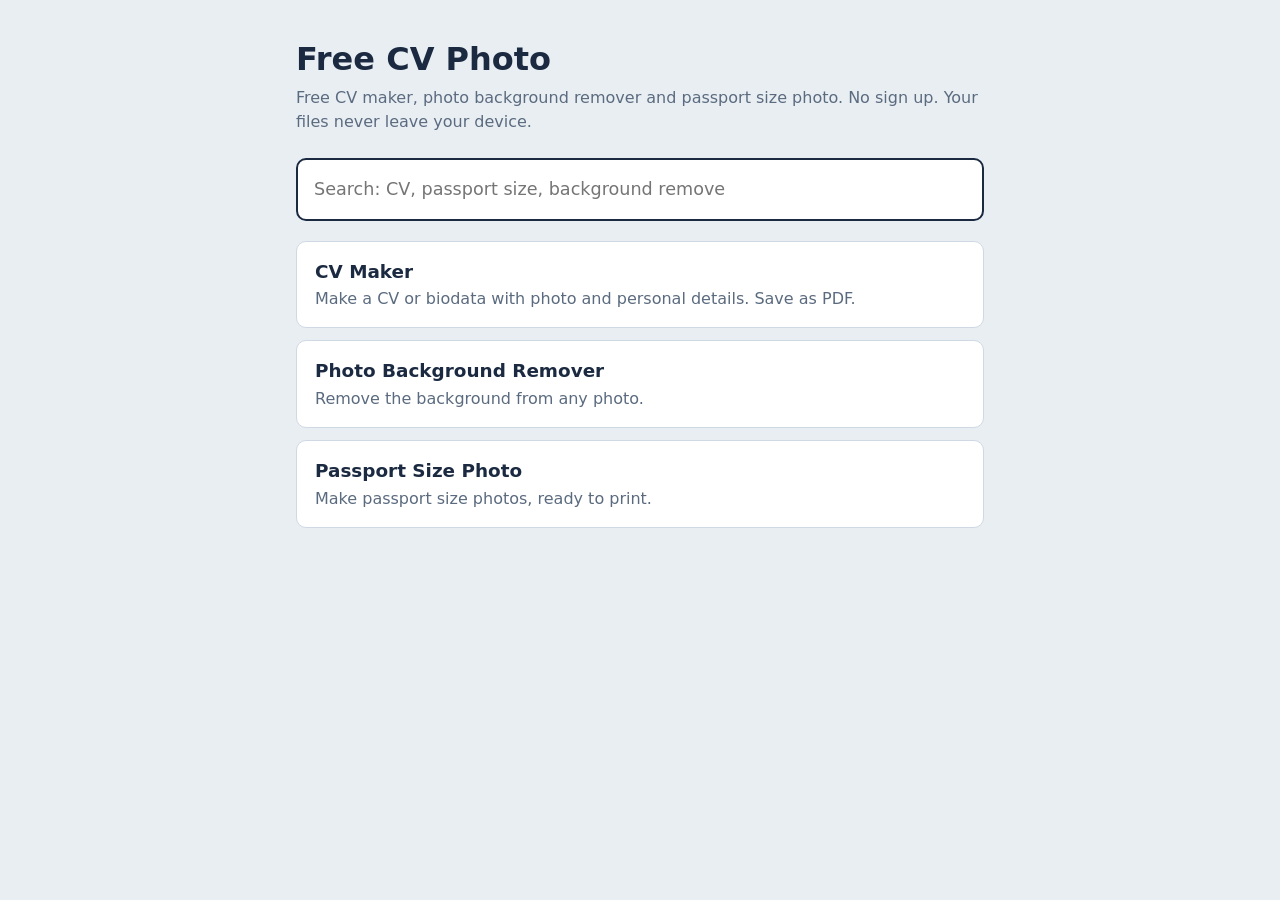
<file: index (1).html>
<!DOCTYPE html>
<html lang="en">
<head>
<meta charset="utf-8">
<meta name="viewport" content="width=device-width, initial-scale=1">
<title>Free CV Photo - CV Maker, Background Remover, Passport Size Photo</title>
<meta name="description" content="Free online tools: make a CV with photo, remove photo background, and create passport size photos.">
<style>
:root{--bg:#e9eef3;--ink:#1b2a41;--mut:#5b6b7f;--ac:#1f6f8b;--line:#cfd9e3}
*{box-sizing:border-box}
body{margin:0;background:var(--bg);color:var(--ink);font:16px/1.5 system-ui,-apple-system,"Segoe UI",sans-serif}
main{max-width:720px;margin:0 auto;padding:40px 16px 60px}
h1{font-size:2rem;line-height:1.2;margin:0 0 8px}
.sub{color:var(--mut);margin:0 0 24px}
input{width:100%;font:inherit;font-size:1.1rem;padding:16px;border:2px solid var(--ink);border-radius:10px;background:#fff;color:var(--ink)}
input:focus,a.card:focus-visible{outline:3px solid var(--ac);outline-offset:2px}
#list{display:grid;gap:12px;margin-top:20px}
.card{display:block;background:#fff;border:1px solid var(--line);border-radius:10px;padding:16px 18px;text-decoration:none;color:var(--ink)}
a.card:hover{border-color:var(--ac)}
.card h2{font-size:1.15rem;margin:0 0 2px}
.card p{margin:0;color:var(--mut)}
.soon{opacity:.65}
.tag{font-size:.85rem;color:var(--ac);font-weight:600}
#none{color:var(--mut);margin-top:20px}
</style>
</head>
<body>
<main>
  <h1>Free CV Photo</h1>
  <p class="sub">Free CV maker, photo background remover and passport size photo. No sign up. Your files never leave your device.</p>
  <input id="q" type="search" placeholder="Search: CV, passport size, background remove" aria-label="Search tools" autocomplete="off">
  <div id="list"></div>
  <p id="none" hidden>No tool found. Try “CV”, “passport” or “background”.</p>
</main>
<script>
const T=[
 {n:'CV Maker',d:'Make a CV or biodata with photo and personal details. Save as PDF.',u:'cv.html',k:'cv resume biodata bio data job curriculum vitae সিভি চাকরি বায়োডাটা'},
 {n:'Photo Background Remover',d:'Remove the background from any photo.',u:'bg.html',k:'background remove remover bg eraser transparent white photo ছবি ব্যাকগ্রাউন্ড'},
 {n:'Passport Size Photo',d:'Make passport size photos, ready to print.',u:'passport.html',k:'passport size photo stamp visa id print ছবি পাসপোর্ট ছোট'}
];
const L=document.getElementById('list'),N=document.getElementById('none');
function card(t){
  const a=document.createElement(t.u?'a':'div');a.className='card'+(t.u?'':' soon');
  if(t.u)a.href=t.u;
  const h=document.createElement('h2');h.textContent=t.n;
  const p=document.createElement('p');p.textContent=t.d;
  a.append(h,p);
  if(!t.u){const g=document.createElement('span');g.className='tag';g.textContent='Coming soon';a.append(g)}
  return a;
}
function show(){
  const w=document.getElementById('q').value.toLowerCase().split(/\s+/).filter(Boolean);
  let r=T.map(t=>{const hay=(t.n+' '+t.k).toLowerCase();return{t,s:w.filter(x=>hay.includes(x)).length}});
  if(w.length)r=r.filter(x=>x.s>0).sort((a,b)=>b.s-a.s);
  L.innerHTML='';r.forEach(x=>L.append(card(x.t)));
  N.hidden=r.length>0;
}
document.getElementById('q').oninput=show;
show();
</script>
</body>
</html>
</file>
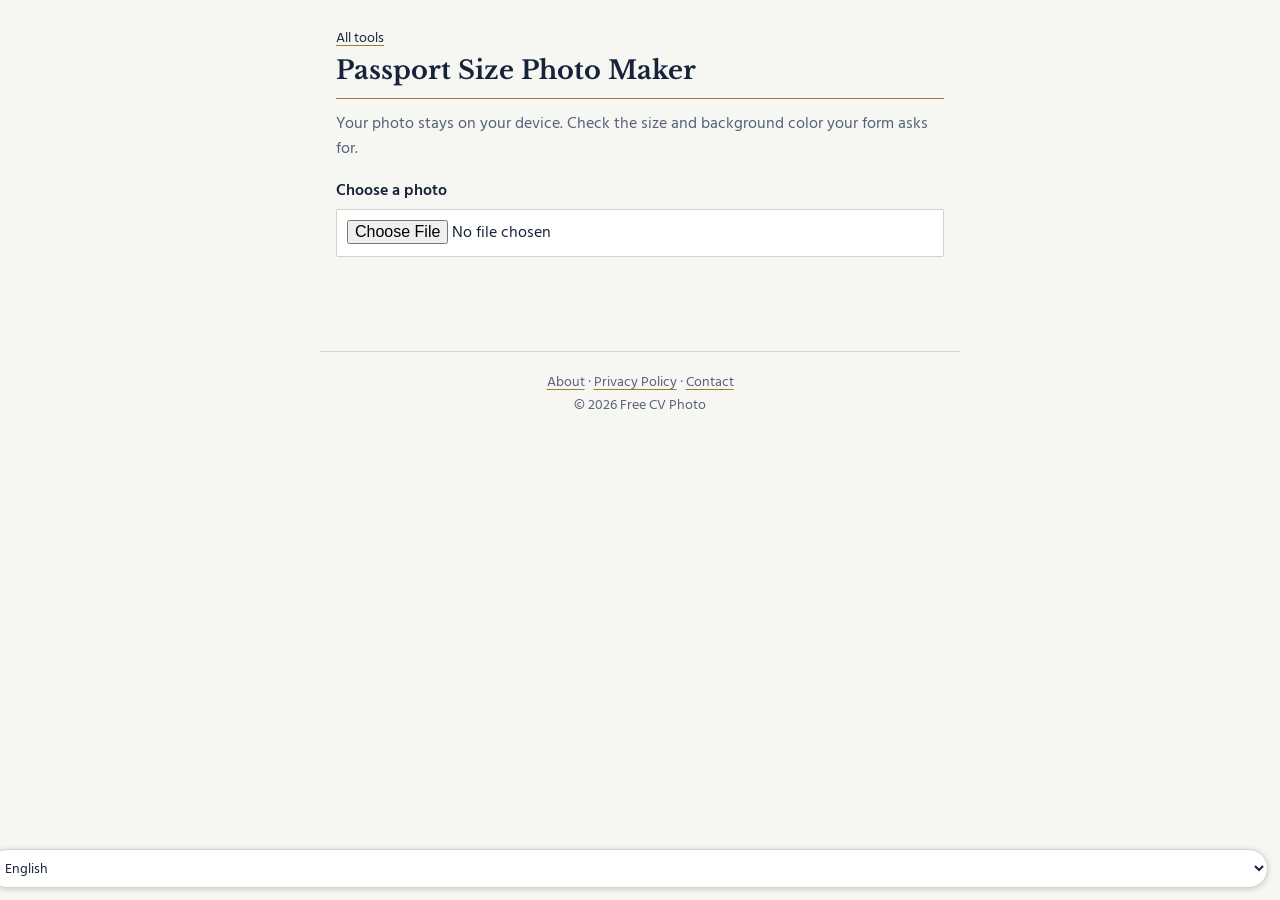
<file: passport .html>
<!DOCTYPE html>
<html lang="en">
<head>
<meta charset="utf-8">
<meta name="viewport" content="width=device-width, initial-scale=1">
<title>Free Passport Size Photo Maker</title>
<meta name="description" content="Make passport size photos for free. Remove the background, pick a color, and print many copies on one sheet.">
<link rel="stylesheet" href="style.css">
<style>#cv{width:min(100%,280px)}</style>
<link rel="canonical" href="https://freecvphoto.github.io/passport.html">
</head>
<body>
<main>
  <p class="hint"><a href="index.html">All tools</a></p>
  <h1>Passport Size Photo Maker</h1>
  <p class="sub">Your photo stays on your device. Check the size and background color your form asks for.</p>
  <label for="f">Choose a photo</label>
  <input id="f" type="file" accept="image/*">
  <p id="msg" role="status"></p>
  <div id="ctl" hidden>
    <label for="sz">Photo size</label>
    <select id="sz">
      <option value="35x45">35 x 45 mm</option>
      <option value="40x50">40 x 50 mm</option>
      <option value="51x51">2 x 2 inch (51 x 51 mm)</option>
      <option value="20x25">Stamp size 20 x 25 mm</option>
    </select>
    <label>Background</label>
    <div class="sw" id="sw"></div>
    <label for="zm">Zoom</label><input id="zm" type="range" min="100" max="250" value="100">
    <label for="vy">Move up or down</label><input id="vy" type="range" min="0" max="100" value="15">
    <label for="hx">Move left or right</label><input id="hx" type="range" min="0" max="100" value="50">
    <div class="prev"><canvas id="cv"></canvas></div>
    <div id="edit"></div>
    <button class="main" id="one" type="button">Download photo</button>
    <label for="pg">Print sheet</label>
    <select id="pg"><option value="a4">A4 paper</option><option value="4x6">4 x 6 inch photo paper</option></select>
    <button class="main" id="sheet" type="button">Download print sheet</button>
    <p class="hint">Print the sheet at 100% size (no “fit to page”) so the photos keep the right size.</p>
  </div>
</main>
<footer class="noprint"><a href="about.html">About</a> · <a href="privacy.html">Privacy Policy</a> · <a href="contact.html">Contact</a><br>© 2026 Free CV Photo</footer>
<script src="seg.js"></script>
<script src="feedback.js"></script>
<script src="editor.js"></script>
<script>
const $=s=>document.querySelector(s),cv=$('#cv'),msg=$('#msg');
const SZ={'35x45':[35,45],'40x50':[40,50],'51x51':[50.8,50.8],'20x25':[20,25]};
let person=null,color='#ffffff',last=null;
function single(){
  const [mw,mh]=SZ[$('#sz').value],w=Math.round(mw/25.4*300),h=Math.round(mh/25.4*300);
  const c=document.createElement('canvas');c.width=w;c.height=h;
  const x=c.getContext('2d');x.fillStyle=color;x.fillRect(0,0,w,h);
  const s=Math.max(w/person.width,h/person.height)*$('#zm').value/100,dw=person.width*s,dh=person.height*s;
  x.imageSmoothingQuality='high';
  const ox=-($('#hx').value/100)*(dw-w),oy=-($('#vy').value/100)*(dh-h);
  last={s:s,ox:ox,oy:oy};
  x.drawImage(person,ox,oy,dw,dh);
  return c;
}
function draw(){
  if(!person)return;
  const c=single();cv.width=c.width;cv.height=c.height;cv.getContext('2d').drawImage(c,0,0);
}
swatches($('#sw'),[['White','#ffffff'],['Light blue','#8ec1f0'],['Light gray','#e3e6ea']],c=>{color=c;draw()});
['sz','zm','vy','hx'].forEach(id=>$('#'+id).oninput=draw);
const ed=setupEditor({panel:$('#edit'),canvas:cv,person:()=>person,orig:()=>cutout.orig,map:(x,y)=>last?{x:(x-last.ox)/last.s,y:(y-last.oy)/last.s,k:1/last.s}:{x:x,y:y,k:1},redraw:draw});
$('#f').onchange=async e=>{
  const f=e.target.files[0];if(!f)return;
  $('#ctl').hidden=true;msg.textContent='Working... the first time can take a minute.';
  try{
    person=await cutout(await loadImage(f));ed.load();draw();
    $('#ctl').hidden=false;msg.textContent='Done. Adjust zoom and position until the face is centered.';
  }catch(err){console.error(err);msg.textContent='Something went wrong. Check your internet and try a JPG or PNG photo.'}
};
$('#one').onclick=()=>{save(single(),'passport-photo.jpg','image/jpeg');askFeedback()};
$('#sheet').onclick=()=>{
  const p=single(),[W,H]=$('#pg').value==='a4'?[2480,3508]:[1200,1800],g=24,m=60;
  const cols=Math.floor((W-2*m+g)/(p.width+g)),rows=Math.floor((H-2*m+g)/(p.height+g));
  if(cols<1||rows<1){msg.textContent='This size does not fit on that paper.';return}
  const s=document.createElement('canvas');s.width=W;s.height=H;
  const x=s.getContext('2d');x.fillStyle='#fff';x.fillRect(0,0,W,H);
  const ox=(W-(cols*p.width+(cols-1)*g))/2,oy=(H-(rows*p.height+(rows-1)*g))/2;
  x.strokeStyle='#bbb';x.lineWidth=2;
  for(let j=0;j<rows;j++)for(let i=0;i<cols;i++){
    const px=ox+i*(p.width+g),py=oy+j*(p.height+g);
    x.drawImage(p,px,py);x.strokeRect(px,py,p.width,p.height);
  }
  save(s,'passport-sheet.jpg','image/jpeg');
  msg.textContent='Sheet saved with '+cols*rows+' photos.';
  askFeedback();
};
</script>
<script src="lang.js"></script>
</body>
</html>
</file>
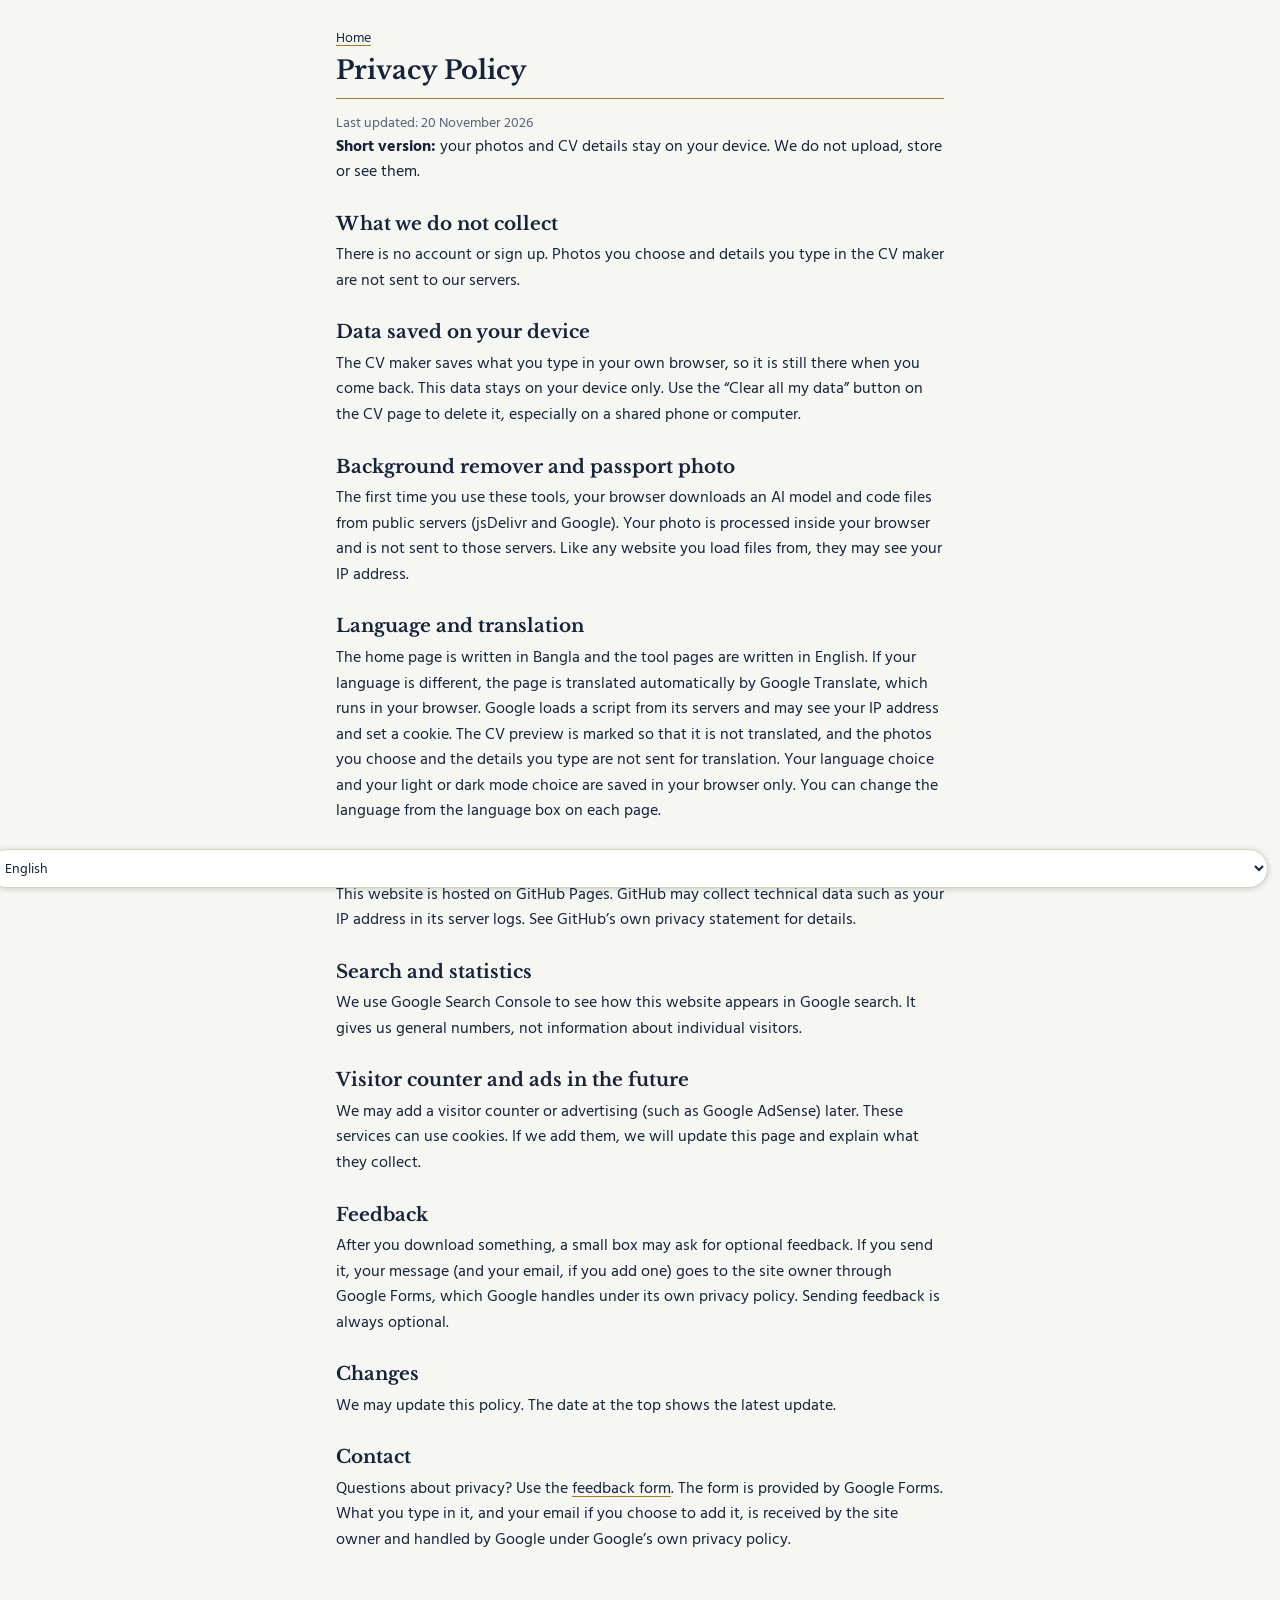
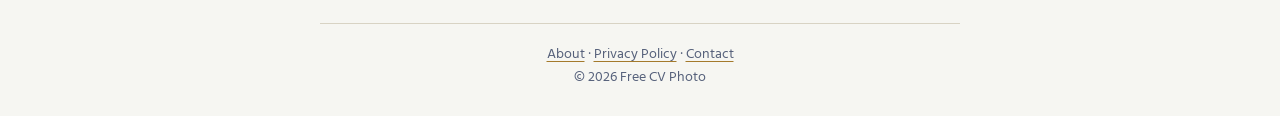
<file: privacy.html>
<!DOCTYPE html>
<html lang="en">
<head>
<meta charset="utf-8">
<meta name="viewport" content="width=device-width, initial-scale=1">
<title>Privacy Policy - Free CV Photo</title>
<meta name="description" content="Privacy Policy of Free CV Photo. Your photos and CV details stay on your device.">
<link rel="stylesheet" href="style.css">
<link rel="canonical" href="https://freecvphoto.github.io/privacy.html">
</head>
<body>
<main>
  <p class="hint"><a href="index.html">Home</a></p>
  <h1>Privacy Policy</h1>
  <p class="hint">Last updated: 20 November 2026</p>
  <p><strong>Short version:</strong> your photos and CV details stay on your device. We do not upload, store or see them.</p>
  <h2>What we do not collect</h2>
  <p>There is no account or sign up. Photos you choose and details you type in the CV maker are not sent to our servers.</p>
  <h2>Data saved on your device</h2>
  <p>The CV maker saves what you type in your own browser, so it is still there when you come back. This data stays on your device only. Use the “Clear all my data” button on the CV page to delete it, especially on a shared phone or computer.</p>
  <h2>Background remover and passport photo</h2>
  <p>The first time you use these tools, your browser downloads an AI model and code files from public servers (jsDelivr and Google). Your photo is processed inside your browser and is not sent to those servers. Like any website you load files from, they may see your IP address.</p>
  <h2>Language and translation</h2>
  <p>The home page is written in Bangla and the tool pages are written in English. If your language is different, the page is translated automatically by Google Translate, which runs in your browser. Google loads a script from its servers and may see your IP address and set a cookie. The CV preview is marked so that it is not translated, and the photos you choose and the details you type are not sent for translation. Your language choice and your light or dark mode choice are saved in your browser only. You can change the language from the language box on each page.</p>
  <h2>Hosting</h2>
  <p>This website is hosted on GitHub Pages. GitHub may collect technical data such as your IP address in its server logs. See GitHub’s own privacy statement for details.</p>
  <h2>Search and statistics</h2>
  <p>We use Google Search Console to see how this website appears in Google search. It gives us general numbers, not information about individual visitors.</p>
  <h2>Visitor counter and ads in the future</h2>
  <p>We may add a visitor counter or advertising (such as Google AdSense) later. These services can use cookies. If we add them, we will update this page and explain what they collect.</p>
  <h2>Feedback</h2>
  <p>After you download something, a small box may ask for optional feedback. If you send it, your message (and your email, if you add one) goes to the site owner through Google Forms, which Google handles under its own privacy policy. Sending feedback is always optional.</p>
  <h2>Changes</h2>
  <p>We may update this policy. The date at the top shows the latest update.</p>
  <h2>Contact</h2>
  <p>Questions about privacy? Use the <a href="contact.html">feedback form</a>. The form is provided by Google Forms. What you type in it, and your email if you choose to add it, is received by the site owner and handled by Google under Google’s own privacy policy.</p>
</main>
<footer><a href="about.html">About</a> · <a href="privacy.html">Privacy Policy</a> · <a href="contact.html">Contact</a><br>© 2026 Free CV Photo</footer>
<script src="lang.js"></script>
</body>
</html>
</file>
<file: style.css>
@import url("https://fonts.googleapis.com/css2?family=Hind+Siliguri:wght@400;500;600;700&family=Libre+Baskerville:wght@400;700&display=swap");
:root{--bg:#F6F6F2;--surface:#fff;--ink:#17233B;--mut:#55607A;--ac:#17233B;--gold:#A47A2C;--line:#D8D3C4;--on-ac:#fff}
:root[data-theme="dark"]{--bg:#0F1626;--surface:#16203A;--ink:#EDE9DF;--mut:#A9B2C7;--ac:#D4A84F;--gold:#D4A84F;--line:#2D3A5C;--on-ac:#0F1626}
@media (prefers-color-scheme:dark){:root:not([data-theme="light"]){--bg:#0F1626;--surface:#16203A;--ink:#EDE9DF;--mut:#A9B2C7;--ac:#D4A84F;--gold:#D4A84F;--line:#2D3A5C;--on-ac:#0F1626}}
*{box-sizing:border-box}
body{margin:0;background:var(--bg);color:var(--ink);font:16px/1.6 "Hind Siliguri",system-ui,-apple-system,"Segoe UI",sans-serif}
a{color:var(--ink);text-decoration-color:var(--gold);text-underline-offset:3px}
a:hover{color:var(--gold)}
main{max-width:640px;margin:0 auto;padding:20px 16px 60px}
h1,main h2{font-family:"Libre Baskerville",Georgia,serif}
h1{font-size:1.6rem;line-height:1.35;margin:4px 0 12px;padding-bottom:10px;border-bottom:1px solid var(--gold)}
.sub{color:var(--mut);margin:0 0 14px}
.hint{color:var(--mut);font-size:.9rem;margin:6px 0 0}
label{display:block;font-weight:600;margin:16px 0 6px}
input[type=file],select,textarea,input[type=email]{width:100%;font:inherit;padding:10px;border:1px solid var(--line);border-radius:2px;background:var(--surface);color:var(--ink)}
input[type=range]{width:100%;accent-color:var(--gold)}
button{font:inherit;cursor:pointer;border-radius:2px;padding:11px 14px;border:1px solid var(--ac);background:var(--surface);color:var(--ac)}
button:disabled{opacity:.6;cursor:default}
button.main{background:var(--ac);color:var(--on-ac);font-weight:700;width:100%;padding:13px;margin-top:12px}
:focus-visible{outline:3px solid var(--gold);outline-offset:2px}
.sw{display:flex;flex-wrap:wrap;gap:8px;align-items:center}
.sw button{width:44px;height:44px;border-radius:50%;padding:0;border:2px solid var(--line)}
.sw button[aria-pressed=true]{border-color:var(--ink);box-shadow:0 0 0 3px var(--surface) inset}
.sw input[type=color]{width:44px;height:44px;padding:0;border:0;background:none}
.prev{margin-top:16px;text-align:center}
.prev canvas{max-width:100%;height:auto;border:1px solid var(--line);background-color:#fff}
.chk{background-image:linear-gradient(45deg,#ccc 25%,transparent 25%,transparent 75%,#ccc 75%),linear-gradient(45deg,#ccc 25%,transparent 25%,transparent 75%,#ccc 75%);background-size:16px 16px;background-position:0 0,8px 8px}
#msg{min-height:1.5em;color:var(--mut);margin:10px 0 0}
main h2{font-size:1.15rem;margin:24px 0 4px}
main p{margin:0 0 10px}
footer{max-width:640px;margin:0 auto;padding:18px 16px 28px;text-align:center;color:var(--mut);font-size:.9rem;border-top:1px solid var(--line)}
footer a{color:var(--mut)}
.seg{display:flex;flex-wrap:wrap;gap:8px}
.seg button[aria-pressed=true]{background:var(--ac);color:var(--on-ac)}
</file>
